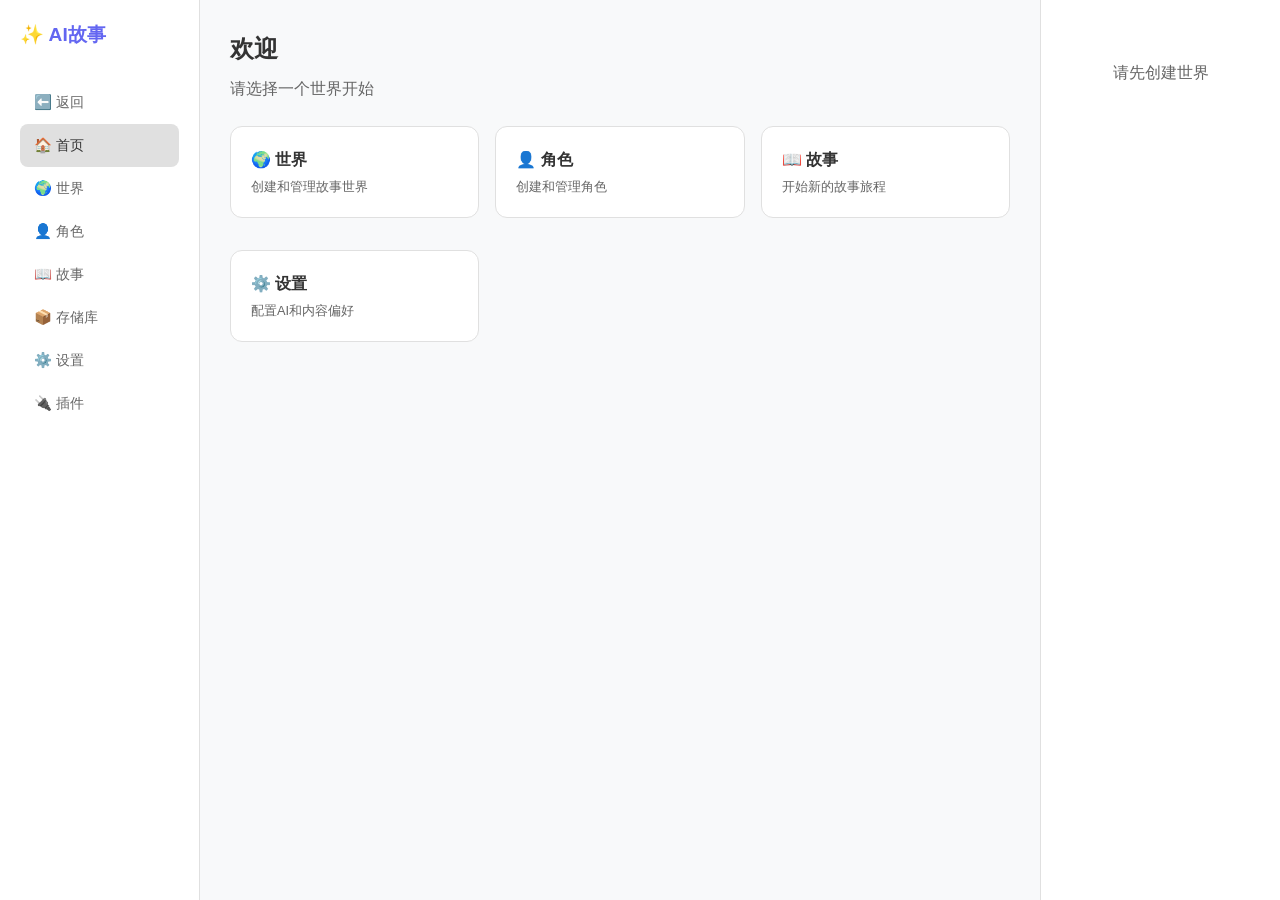
<file: 2.0/index.html>
<!DOCTYPE html>
<html lang="zh-CN">
<head>
    <meta charset="UTF-8">
    <meta name="viewport" content="width=device-width, initial-scale=1.0">
    <title>AI故事 - 2.0</title>
    <link rel="stylesheet" href="css/main.css">
</head>
<body>
    <div class="app">
        <div class="sidebar">
            <h1>✨ AI故事</h1>
            <nav>
                <button class="nav-btn" onclick="window.history.back()">⬅️ 返回</button>
                <button class="nav-btn active" data-page="home">🏠 首页</button>
                <button class="nav-btn" data-page="worlds">🌍 世界</button>
                <button class="nav-btn" data-page="characters">👤 角色</button>
                <button class="nav-btn" data-page="story">📖 故事</button>
                <button class="nav-btn" data-page="storage">📦 存储库</button>
                <button class="nav-btn" data-page="settings">⚙️ 设置</button>
                <button class="nav-btn" data-page="plugins">🔌 插件</button>
            </nav>
        </div>
        
        <div class="main" id="mainContent"></div>
        
        <div class="right">
            <div id="rightPanel"></div>
        </div>
    </div>
    
    <div class="modal" id="modal">
        <div class="modal-content">
            <div class="modal-header">
                <h3 id="modalTitle">标题</h3>
                <button class="modal-close" onclick="closeModal()">×</button>
            </div>
            <div id="modalBody"></div>
        </div>
    </div>

    <div class="mobile-nav" id="mobileNav"></div>

    <script src="js/plugin.js"></script>
    <script src="js/view.js"></script>
    
    <script src="js/plugins/inventory/index.js"></script>
    <script src="js/plugins/task/index.js"></script>
    
    <script src="js/plugins/inventory/view.js"></script>
    <script src="js/plugins/task/view.js"></script>
    
    <script src="js/ai.js"></script>
    <script src="js/data.js"></script>
    <script src="js/settings.js"></script>
    <script src="js/story.js"></script>
    <script src="js/app.js"></script>
    
    <style>
        .plugin-btn {
            display: flex;
            flex-direction: column;
            align-items: center;
            justify-content: center;
            padding: 20px;
            background: var(--card);
            border: 1px solid var(--border);
            border-radius: 12px;
            cursor: pointer;
            transition: all 0.3s ease;
            text-align: center;
        }
        
        .plugin-btn:hover {
            transform: translateY(-2px);
            box-shadow: 0 4px 12px rgba(0, 0, 0, 0.1);
            border-color: var(--accent);
        }
        
        .plugin-icon {
            font-size: 2rem;
            margin-bottom: 12px;
        }
        
        .plugin-name {
            font-weight: 600;
            margin-bottom: 4px;
        }
        
        .plugin-desc {
            font-size: 0.8rem;
            color: var(--text-dim);
        }
        
        .stat-grid {
            display: grid;
            grid-template-columns: repeat(2, 1fr);
            gap: 8px;
        }
        
        .stat-item {
            display: flex;
            align-items: center;
            gap: 8px;
            padding: 8px;
            background: var(--bg);
            border-radius: 6px;
        }
        
        .stat-info {
            flex: 1;
            min-width: 0;
        }
        
        .stat-label {
            font-size: 0.75rem;
            color: var(--text-dim);
            margin-bottom: 4px;
        }
        
        .stat-bar {
            height: 6px;
            background: var(--border);
            border-radius: 3px;
            overflow: hidden;
        }
        
        .stat-bar-fill {
            height: 100%;
            border-radius: 3px;
            transition: width 0.3s ease;
        }
        
        .info-item {
            padding: 8px 0;
            border-bottom: 1px solid var(--border);
        }
        
        .info-item:last-child {
            border-bottom: none;
        }
        
        .info-label {
            display: block;
            font-size: 0.8rem;
            color: var(--text-dim);
            margin-bottom: 4px;
        }
        
        .info-value {
            display: block;
            font-size: 0.9rem;
            color: var(--text);
        }
    </style>
</body>
</html>
</file>
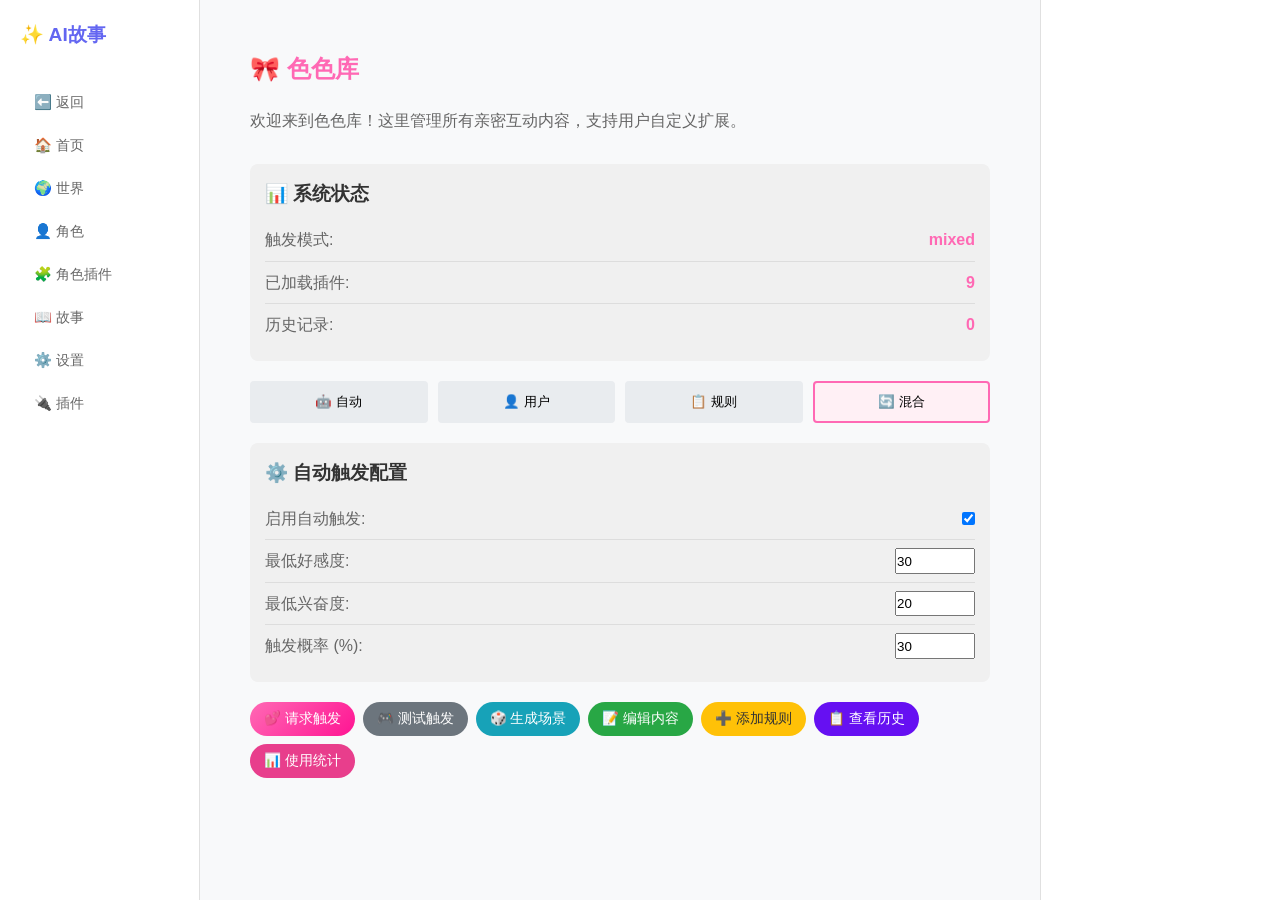
<file: 2.0/js/plugins/adult-library/index.html>
<!DOCTYPE html>
<html lang="zh-CN">
<head>
    <meta charset="UTF-8">
    <meta name="viewport" content="width=device-width, initial-scale=1.0">
    <title>色色库 - AI故事</title>
    <link rel="stylesheet" href="../../../css/main.css">
    <style>
        .adult-library {
            padding: 20px;
        }
        
        .adult-library h2 {
            color: #ff69b4;
            margin-bottom: 20px;
        }
        
        .adult-library p {
            margin-bottom: 30px;
            color: #666;
        }
        
        .plugin-grid {
            display: grid;
            grid-template-columns: repeat(auto-fill, minmax(280px, 1fr));
            gap: 20px;
        }
        
        .plugin-card {
            background: #f9f9f9;
            border: 1px solid #ddd;
            border-radius: 8px;
            padding: 20px;
            text-align: center;
            transition: all 0.3s ease;
        }
        
        .plugin-card:hover {
            transform: translateY(-5px);
            box-shadow: 0 10px 20px rgba(0,0,0,0.1);
        }
        
        .plugin-card h3 {
            margin-bottom: 10px;
            color: #333;
        }
        
        .plugin-card p {
            margin-bottom: 15px;
            font-size: 14px;
            color: #666;
        }
        
        .plugin-card button {
            background: #ff69b4;
            color: white;
            border: none;
            padding: 10px 20px;
            border-radius: 4px;
            cursor: pointer;
            transition: background 0.3s ease;
        }
        
        .plugin-card button:hover {
            background: #ff1493;
        }
        
        .status-panel {
            background: #f0f0f0;
            border-radius: 8px;
            padding: 15px;
            margin-bottom: 20px;
        }
        
        .status-panel h3 {
            margin-bottom: 10px;
            color: #333;
        }
        
        .status-item {
            display: flex;
            justify-content: space-between;
            padding: 8px 0;
            border-bottom: 1px solid #ddd;
        }
        
        .status-item:last-child {
            border-bottom: none;
        }
        
        .status-label {
            color: #666;
        }
        
        .status-value {
            font-weight: bold;
            color: #ff69b4;
        }
        
        .content-list {
            max-height: 200px;
            overflow-y: auto;
            background: #fff;
            border: 1px solid #ddd;
            border-radius: 4px;
            padding: 10px;
            margin-top: 10px;
        }
        
        .content-item {
            padding: 5px 10px;
            margin: 5px 0;
            background: #f5f5f5;
            border-radius: 4px;
            font-size: 12px;
        }
        
        .btn-group {
            display: flex;
            gap: 10px;
            justify-content: center;
            margin-top: 15px;
        }
        
        .btn-group button {
            flex: 1;
            padding: 8px 15px;
            font-size: 12px;
        }
        
        .btn-secondary {
            background: #6c757d !important;
        }
        
        .btn-secondary:hover {
            background: #5a6268 !important;
        }
        
        .trigger-mode {
            display: flex;
            gap: 10px;
            margin: 15px 0;
        }
        
        .trigger-mode button {
            flex: 1;
            padding: 10px;
            background: #e9ecef;
            border: 2px solid transparent;
            border-radius: 4px;
            cursor: pointer;
            transition: all 0.3s;
        }
        
        .trigger-mode button.active {
            border-color: #ff69b4;
            background: #fff0f5;
        }
        
        .trigger-mode button:hover {
            background: #dee2e6;
        }
    </style>
</head>
<body>
    <div class="app">
        <div class="sidebar">
            <h1>✨ AI故事</h1>
            <nav>
                <button class="nav-btn" onclick="window.location.href='../../../index.html?page=plugins'">⬅️ 返回</button>
                <button class="nav-btn" onclick="window.location.href='../../../index.html'">🏠 首页</button>
                <button class="nav-btn" onclick="window.location.href='../../../index.html?page=worlds'">🌍 世界</button>
                <button class="nav-btn" onclick="window.location.href='../../../index.html?page=characters'">👤 角色</button>
                <button class="nav-btn" onclick="window.location.href='../character-editor/index.html'">🧩 角色插件</button>
                <button class="nav-btn" onclick="window.location.href='../../../index.html?page=story'">📖 故事</button>
                <button class="nav-btn" onclick="window.location.href='../../../index.html?page=settings'">⚙️ 设置</button>
                <button class="nav-btn" onclick="window.location.href='../../../index.html?page=plugins'">🔌 插件</button>
            </nav>
        </div>
        
        <div class="main" id="mainContent">
            <div class="adult-library">
                <h2>🎀 色色库</h2>
                <p>欢迎来到色色库！这里管理所有亲密互动内容，支持用户自定义扩展。</p>
                
                <div class="status-panel">
                    <h3>📊 系统状态</h3>
                    <div class="status-item">
                        <span class="status-label">触发模式:</span>
                        <span class="status-value" id="triggerMode">加载中...</span>
                    </div>
                    <div class="status-item">
                        <span class="status-label">已加载插件:</span>
                        <span class="status-value" id="pluginCount">0</span>
                    </div>
                    <div class="status-item">
                        <span class="status-label">历史记录:</span>
                        <span class="status-value" id="historyCount">0</span>
                    </div>
                </div>
                
                <div class="trigger-mode">
                    <button onclick="setTriggerMode('auto')" id="btn-auto">🤖 自动</button>
                    <button onclick="setTriggerMode('user')" id="btn-user">👤 用户</button>
                    <button onclick="setTriggerMode('rule')" id="btn-rule">📋 规则</button>
                    <button onclick="setTriggerMode('mixed')" id="btn-mixed" class="active">🔄 混合</button>
                </div>

                <div class="status-panel" style="margin-top: 20px;">
                    <h3>⚙️ 自动触发配置</h3>
                    <div class="status-item">
                        <span class="status-label">启用自动触发:</span>
                        <label style="display: inline-flex; align-items: center;">
                            <input type="checkbox" id="autoEnabled" onchange="updateAutoConfig()" style="width: auto; margin-left: 10px;">
                        </label>
                    </div>
                    <div class="status-item">
                        <span class="status-label">最低好感度:</span>
                        <input type="number" id="minAffection" value="30" min="0" max="100" onchange="updateAutoConfig()" style="width: 80px; margin-left: 10px;">
                    </div>
                    <div class="status-item">
                        <span class="status-label">最低兴奋度:</span>
                        <input type="number" id="minArousal" value="20" min="0" max="100" onchange="updateAutoConfig()" style="width: 80px; margin-left: 10px;">
                    </div>
                    <div class="status-item">
                        <span class="status-label">触发概率 (%):</span>
                        <input type="number" id="triggerProb" value="30" min="0" max="100" onchange="updateAutoConfig()" style="width: 80px; margin-left: 10px;">
                    </div>
                </div>

                <div style="margin: 20px 0;">
                    <div style="display: flex; flex-wrap: wrap; gap: 8px;">
                        <button onclick="userRequestTrigger()" style="background: linear-gradient(135deg, #ff69b4, #ff1493); color: white; border: none; padding: 8px 14px; border-radius: 20px; cursor: pointer; font-size: 0.85rem;">
                            💕 请求触发
                        </button>
                        <button onclick="testTrigger()" style="background: #6c757d; color: white; border: none; padding: 8px 14px; border-radius: 20px; cursor: pointer; font-size: 0.85rem;">
                            🎮 测试触发
                        </button>
                        <button onclick="generateScene()" style="background: #17a2b8; color: white; border: none; padding: 8px 14px; border-radius: 20px; cursor: pointer; font-size: 0.85rem;">
                            🎲 生成场景
                        </button>
                        <button onclick="editContent()" style="background: #28a745; color: white; border: none; padding: 8px 14px; border-radius: 20px; cursor: pointer; font-size: 0.85rem;">
                            📝 编辑内容
                        </button>
                        <button onclick="addRule()" style="background: #ffc107; color: #333; border: none; padding: 8px 14px; border-radius: 20px; cursor: pointer; font-size: 0.85rem;">
                            ➕ 添加规则
                        </button>
                        <button onclick="viewHistory()" style="background: #6610f2; color: white; border: none; padding: 8px 14px; border-radius: 20px; cursor: pointer; font-size: 0.85rem;">
                            📋 查看历史
                        </button>
                        <button onclick="viewStats()" style="background: #e83e8c; color: white; border: none; padding: 8px 14px; border-radius: 20px; cursor: pointer; font-size: 0.85rem;">
                            📊 使用统计
                        </button>
                    </div>
                </div>
                
                <div id="resultArea" style="margin-top: 20px; display: none;">
                    <div class="status-panel">
                        <h3>📄 结果</h3>
                        <pre id="resultContent" style="white-space: pre-wrap; background: #fff; padding: 10px; border-radius: 4px; max-height: 300px; overflow-y: auto;"></pre>
                    </div>
                </div>
            </div>
        </div>
        
        <div class="right">
            <div id="rightPanel"></div>
        </div>
    </div>

    <div class="mobile-nav" id="mobileNav"></div>

    <script src="../../plugin.js"></script>
    <script src="../../view.js"></script>
    <script src="../../ai.js"></script>
    <script src="../../data.js"></script>
    <script src="../../settings.js"></script>
    <script src="../../story.js"></script>
    <script src="hentai-plugin-hub.js"></script>
    <script src="hentai-user-content.js"></script>
    <script src="hentai-integration.js"></script>
    <script>
        const mobileNavItems = [
            { page: 'plugins', icon: '🔌', label: '插件', url: '../../../index.html?page=plugins' },
            { page: 'home', icon: '🏠', label: '首页', url: '../../../index.html' },
            { page: 'character-editor', icon: '🧩', label: '角色', url: '../character-editor/index.html' },
            { page: 'inventory', icon: '🎒', label: '物品', url: '../inventory/index.html' },
            { page: 'adult-library', icon: '🎀', label: '色色库', url: '' },
            { page: 'settings', icon: '⚙️', label: '设置', url: '../../../index.html?page=settings' }
        ];
        
        function setupMobileNav() {
            const mobileNav = document.getElementById('mobileNav');
            if (!mobileNav) return;
            
            mobileNav.innerHTML = mobileNavItems.map(item => `
                <button class="mobile-nav-btn ${item.url === '' ? 'active' : ''}" data-url="${item.url}">
                    <span class="icon">${item.icon}</span>
                    <span class="label">${item.label}</span>
                </button>
            `).join('');
            
            mobileNav.querySelectorAll('.mobile-nav-btn').forEach(btn => {
                btn.addEventListener('click', () => {
                    const url = btn.dataset.url;
                    if (url) {
                        window.location.href = url;
                    }
                });
            });
        }
        
        let hentaiSystem = null;
        
        async function initHentai() {
            setupMobileNav();
            console.log('Initializing Hentai System...');
            
            try {
                hentaiSystem = HentaiIntegration;
                await hentaiSystem.init();
                updateStatus();
                console.log('Hentai System Ready!');
            } catch (e) {
                console.error('Failed to initialize:', e);
                document.getElementById('triggerMode').textContent = '未初始化';
            }
        }
        
        function updateStatus() {
            if (!hentaiSystem) return;
            
            const status = hentaiSystem.getSystemStatus();
            document.getElementById('triggerMode').textContent = status.triggerMode || '未知';
            document.getElementById('pluginCount').textContent = status.pluginsLoaded || 0;
            document.getElementById('historyCount').textContent = status.historyLength || 0;
            
            if (status.autoTrigger) {
                const autoConfig = status.autoTrigger;
                document.getElementById('autoEnabled').checked = autoConfig.enabled !== false;
                document.getElementById('minAffection').value = autoConfig.minAffection || 30;
                document.getElementById('minArousal').value = autoConfig.minArousal || 20;
                document.getElementById('triggerProb').value = Math.round((autoConfig.probability || 0.3) * 100);
            }
            
            document.querySelectorAll('.trigger-mode button').forEach(btn => {
                btn.classList.remove('active');
            });
            document.getElementById('btn-' + (status.triggerMode || 'mixed')).classList.add('active');
        }

        function updateAutoConfig() {
            const config = {
                enabled: document.getElementById('autoEnabled').checked,
                minAffection: parseInt(document.getElementById('minAffection').value) || 30,
                minArousal: parseInt(document.getElementById('minArousal').value) || 20,
                probability: parseInt(document.getElementById('triggerProb').value) / 100 || 0.3
            };
            
            if (window.HentaiPluginHub && window.HentaiPluginHub.config) {
                window.HentaiPluginHub.config.autoTrigger = config;
                window.HentaiPluginHub.saveConfig();
                showResult('✅ 自动触发配置已更新!\n\n' + 
                    '启用: ' + (config.enabled ? '是' : '否') + '\n' +
                    '最低好感度: ' + config.minAffection + '\n' +
                    '最低兴奋度: ' + config.minArousal + '\n' +
                    '触发概率: ' + (config.probability * 100) + '%');
            } else {
                showResult('❌ 保存失败: 插件未初始化');
            }
        }

        async function userRequestTrigger() {
            if (!hentaiSystem) return;
            
            const context = {
                affection: parseInt(document.getElementById('minAffection').value) || 30,
                arousal: parseInt(document.getElementById('minArousal').value) || 20,
                location: 'bedroom',
                time: new Date().getHours(),
                userRequested: true
            };
            
            const result = await hentaiSystem.trigger(context);
            
            if (result.triggered) {
                showResult(`💕 触发成功!\n\n触发类型: ${result.type}\n\n场景元素:\n${JSON.stringify(result.scene, null, 2)}\n\n生成提示:\n${result.prompt}`);
            } else {
                showResult('😢 触发失败\n\n当前条件不足，请尝试:\n- 提高亲密度/欲望值\n- 切换到其他触发模式\n- 调整自动触发配置');
            }
        }
        
        function setTriggerMode(mode) {
            if (!hentaiSystem) return;
            hentaiSystem.setTriggerMode(mode);
            updateStatus();
            showResult('触发模式已设置为: ' + mode);
        }
        
        async function testTrigger() {
            if (!hentaiSystem) return;
            
            const context = {
                affection: 50,
                arousal: 40,
                location: 'bedroom',
                time: 'night'
            };
            
            const result = await hentaiSystem.trigger(context);
            
            if (result.triggered) {
                showResult(`触发类型: ${result.type}\n\n场景元素:\n${JSON.stringify(result.scene, null, 2)}\n\n生成提示:\n${result.prompt}`);
            } else {
                showResult('当前条件下未触发亲密互动\n\n可能原因:\n- 亲密度/欲望值不足\n- 概率随机未命中\n- 触发模式设置问题');
            }
        }
        
        async function generateScene() {
            if (!hentaiSystem) return;
            
            const context = {
                affection: 60,
                arousal: 50
            };
            
            const result = await hentaiSystem.generateScene(context);
            showResult(`场景元素:\n${JSON.stringify(result.scene, null, 2)}\n\n生成提示:\n${result.prompt}`);
        }
        
        function editContent() {
            showResult(`📝 用户内容编辑

内容文件位置: js/plugins/adult-library/user-content/

文件说明:
- poses.txt     - 姿势
- actions.txt   - 动作
- body.txt      - 身体部位
- dialogue.txt  - 对话
- locations.txt - 地点
- roles.txt     - 角色
- style.txt     - 风格
- toys.txt      - 道具

格式: 名称|描述|标签

重启后自动加载`);
        }
        
        function addRule() {
            const rule = {
                name: '示例规则',
                conditions: {
                    location: ['bedroom'],
                    minAffection: 30
                },
                actions: {
                    poses: 'random',
                    dialogue: 'random'
                }
            };
            
            if (hentaiSystem) {
                hentaiSystem.addRule(rule);
                showResult('✅ 规则添加成功!\n\n' + JSON.stringify(rule, null, 2));
            }
        }
        
        function viewHistory() {
            if (!hentaiSystem) return;
            
            const history = hentaiSystem.getHistory();
            if (history.length === 0) {
                showResult('暂无历史记录');
                return;
            }
            
            const formatted = history.slice(-10).map((item, i) => {
                return `${i + 1}. ${new Date(item.timestamp).toLocaleString()}\n   元素: ${JSON.stringify(item.elements)}`;
            }).join('\n\n');
            
            showResult('📋 最近历史记录:\n\n' + formatted);
        }
        
        function viewStats() {
            if (!hentaiSystem) return;
            
            const stats = hentaiSystem.getStats();
            const formatted = Object.entries(stats).map(([name, data]) => {
                return `${name}:\n  使用次数: ${data.useCount || 0}\n  最后使用: ${data.lastUsed ? new Date(data.lastUsed).toLocaleString() : '从未'}`;
            }).join('\n\n');
            
            showResult('📊 插件使用统计:\n\n' + formatted);
        }
        
        function showResult(text) {
            document.getElementById('resultArea').style.display = 'block';
            document.getElementById('resultContent').textContent = text;
        }
        
        window.addEventListener('DOMContentLoaded', initHentai);
    </script>
</body>
</html>
</file>
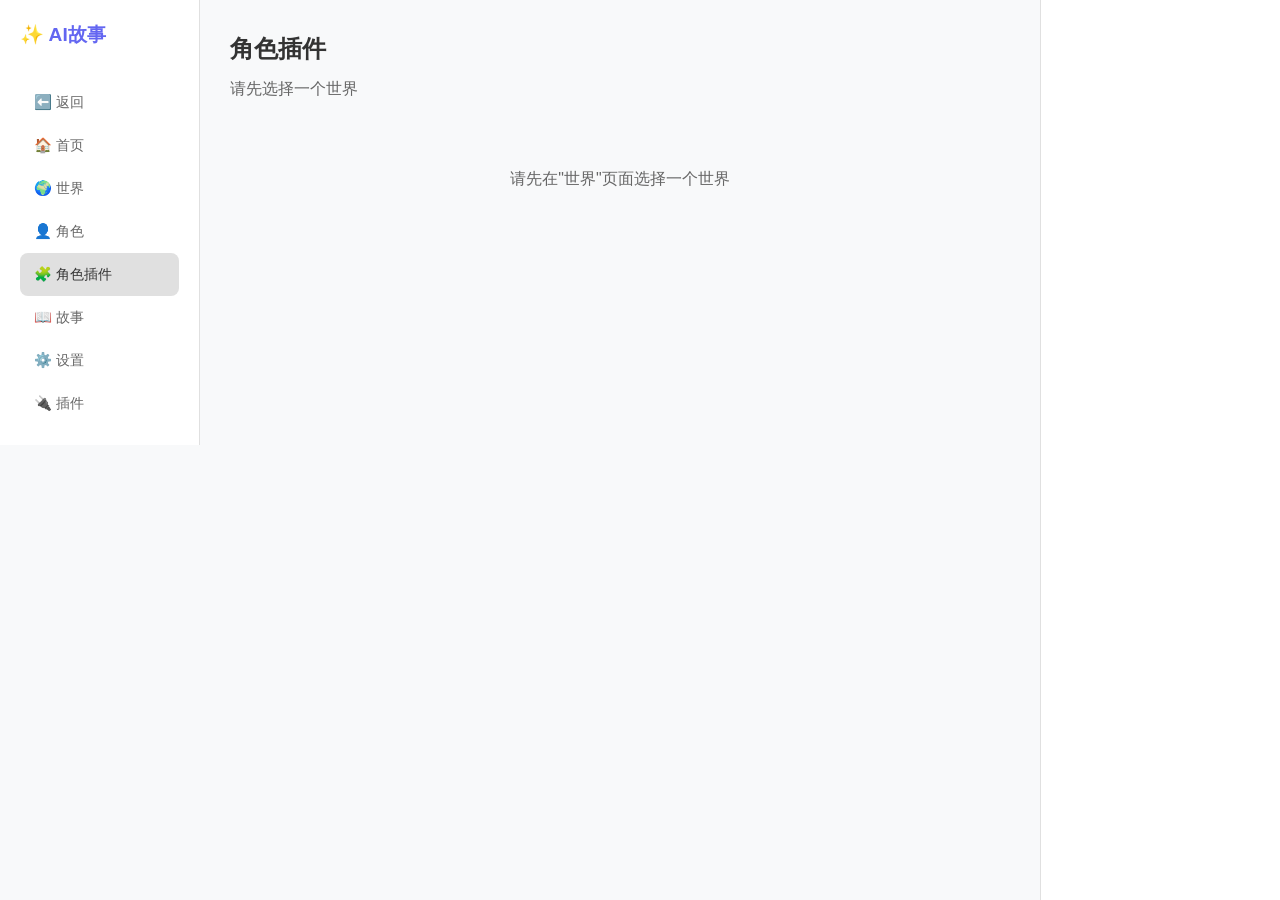
<file: 2.0/js/plugins/character-editor/index.html>
<!DOCTYPE html>
<html lang="zh-CN">
<head>
    <meta charset="UTF-8">
    <meta name="viewport" content="width=device-width, initial-scale=1.0">
    <title>角色插件 - AI故事</title>
    <link rel="stylesheet" href="../../../css/main.css">
    <link rel="stylesheet" href="style.css">
</head>
<body>
    <div class="app">
        <div id="navContainer"></div>
        
        <div class="main" id="mainContent"></div>
        
        <div class="right">
            <div id="rightPanel"></div>
        </div>
    </div>
    
    <div class="modal" id="modal">
        <div class="modal-content">
            <div class="modal-header">
                <h3 id="modalTitle">标题</h3>
                <button class="modal-close" onclick="closeModal()">×</button>
            </div>
            <div id="modalBody"></div>
        </div>
    </div>
    
    <div class="modal" id="presetModal">
        <div class="modal-content">
            <div class="modal-header">
                <h3 id="presetModalTitle">选择预设</h3>
                <button class="modal-close" onclick="document.getElementById('presetModal').classList.remove('active')">×</button>
            </div>
            <div id="presetModalBody"></div>
        </div>
    </div>

    <div class="mobile-nav" id="mobileNav"></div>

    <script src="../../plugin.js"></script>
    <script src="../../view.js"></script>
    <script src="../common/nav.js"></script>
    <script src="../common/feedback.js"></script>
    
    <script src="index.js"></script>
    
    <script src="../../ai.js"></script>
    <script src="../../data.js"></script>
    <script src="../../settings.js"></script>
    <script src="../../story.js"></script>
    <script>
        const CharacterPresets = {
            role: null,
            personality: null,
            hobby: null,
            favorite: null,
            dislike: null,
            appearance: null,
            sensitive: null,
            fetish: null,
            limits: null,
            gender: null,
            age: null,
            race: null,
            occupation: null,
            height: null,
            background: null,
            
            async load() {
                const basePath = 'user-content/';
                this.role = await this.loadFile(basePath + 'role.txt');
                this.personality = await this.loadFile(basePath + 'personality.txt');
                this.hobby = await this.loadFile(basePath + 'hobby.txt');
                this.favorite = await this.loadFile(basePath + 'favorite.txt');
                this.dislike = await this.loadFile(basePath + 'dislike.txt');
                this.appearance = await this.loadFile(basePath + 'appearance.txt');
                this.sensitive = await this.loadFile(basePath + 'sensitive.txt');
                this.fetish = await this.loadFile(basePath + 'fetish.txt');
                this.limits = await this.loadFile(basePath + 'limits.txt');
                this.gender = await this.loadFile(basePath + 'gender.txt');
                this.age = await this.loadFile(basePath + 'age.txt');
                this.race = await this.loadFile(basePath + 'race.txt');
                this.occupation = await this.loadFile(basePath + 'occupation.txt');
                this.height = await this.loadFile(basePath + 'height.txt');
                this.background = await this.loadFile(basePath + 'background.txt');
            },
            
            async loadFile(path) {
                try {
                    const response = await fetch(path);
                    const text = await response.text();
                    return this.parse(text);
                } catch (e) {
                    console.warn('Failed to load preset:', path, e);
                    return {};
                }
            },
            
            parse(text) {
                const result = {};
                let currentCategory = '默认';
                const lines = text.split('\n');
                
                for (let line of lines) {
                    line = line.trim();
                    if (!line || line.startsWith('#')) continue;
                    
                    if (line.startsWith('[') && line.endsWith(']')) {
                        currentCategory = line.slice(1, -1);
                        if (!result[currentCategory]) result[currentCategory] = [];
                    } else if (line.includes('|')) {
                        const [name, desc] = line.split('|');
                        if (!result[currentCategory]) result[currentCategory] = [];
                        result[currentCategory].push({ name: name.trim(), desc: desc?.trim() || '' });
                    }
                }
                return result;
            },
            
            generateSelectHtml(presetData, fieldId, label) {
                if (!presetData || Object.keys(presetData).length === 0) {
                    return '';
                }
                
                let html = `<div class="form-group"><label>${label}（可选）</label><div style="display:flex;gap:8px;flex-wrap:wrap;margin-top:8px;">`;
                html += `<button type="button" class="btn btn-secondary" onclick="CharacterPresets.showPresetPicker('${fieldId}')" style="font-size:0.8rem;padding:4px 8px;">📋 选择预设</button>`;
                html += `<input type="text" id="${fieldId}" placeholder="自定义${label}"></div></div>`;
                return html;
            },
            
            showPresetPicker(fieldId, isMulti = false) {
                let presetData;
                switch(fieldId) {
                    case 'charRole': presetData = this.role; break;
                    case 'charPersonality': presetData = this.personality; break;
                    case 'charHobby': presetData = this.hobby; break;
                    case 'charFavorite': presetData = this.favorite; break;
                    case 'charDislike': presetData = this.dislike; break;
                    case 'charAppearance': presetData = this.appearance; break;
                    case 'charSensitive': presetData = this.sensitive; break;
                    case 'charFetish': presetData = this.fetish; break;
                    case 'charLimits': presetData = this.limits; break;
                    case 'charGender': presetData = this.gender; break;
                    case 'charAge': presetData = this.age; break;
                    case 'charRace': presetData = this.race; break;
                    case 'charOccupation': presetData = this.occupation; break;
                    case 'charHeight': presetData = this.height; break;
                    case 'charBackstory': presetData = this.background; break;
                    default: return;
                }
                
                const field = document.getElementById(fieldId);
                let currentValues = [];
                
                if (field) {
                    if (field.tagName === 'INPUT') {
                        isMulti = true;
                        if (field.value) {
                            currentValues = field.value.split('、').filter(v => v.trim());
                        }
                    } else if (isMulti && field.tagName === 'DIV') {
                        field.querySelectorAll('.selected-tag').forEach(tag => {
                            currentValues.push(tag.dataset.value);
                        });
                    } else if (field.value) {
                        currentValues.push(field.value);
                    }
                }
                
                let html = '<div style="max-height:400px;overflow-y:auto;">';
                for (const [category, items] of Object.entries(presetData)) {
                    html += `<h4 style="margin:12px 0 8px;font-size:0.9rem;color:var(--accent);">${category}</h4>`;
                    html += '<div style="display:flex;flex-wrap:wrap;gap:6px;">';
                    for (const item of items) {
                        const isSelected = currentValues.includes(item.name);
                        html += `<button type="button" class="btn btn-secondary ${isSelected ? 'active' : ''}" onclick="CharacterPresets.togglePreset('${fieldId}', '${item.name}', '${item.desc}', ${isMulti})" style="font-size:0.75rem;padding:4px 8px;margin-bottom:4px;${isSelected ? 'background:var(--accent);color:var(--bg);' : ''}">${item.name}${isSelected ? ' ✓' : ''}</button>`;
                    }
                    html += '</div>';
                }
                html += '</div>';
                
                if (isMulti) {
                    html += '<div style="margin-top:12px;padding-top:12px;border-top:1px solid var(--border);"><label>已选择：</label><div id="selectedPresets" style="display:flex;flex-wrap:wrap;gap:4px;margin:8px 0;"></div></div>';
                    html += '<div style="margin-top:8px;"><label>添加自定义：</label><input type="text" id="customPreset" placeholder="输入自定义内容"></div>';
                    html += '<button class="btn" style="margin-top:8px;" onclick="CharacterPresets.applyCustomMulti(\'' + fieldId + '\')">添加自定义</button>';
                    html += '<button class="btn btn-primary" style="margin-top:8px;margin-left:8px;" onclick="document.getElementById(\'presetModal\').classList.remove(\'active\')">完成选择</button>';
                } else {
                    html += '<div style="margin-top:12px;padding-top:12px;border-top:1px solid var(--border);"><label>自定义输入：</label><input type="text" id="customPreset" placeholder="输入自定义内容"></div>';
                    html += '<button class="btn" style="margin-top:8px;" onclick="CharacterPresets.applyCustom(\'' + fieldId + '\')">应用自定义</button>';
                }
                
                document.getElementById('presetModalBody').innerHTML = html;
                document.getElementById('presetModalTitle').textContent = isMulti ? '选择预设（多选）' : '选择预设';
                document.getElementById('presetModal').classList.add('active');
                
                if (isMulti) {
                    this.updateSelectedDisplay(fieldId);
                }
            },
            
            togglePreset(fieldId, name, desc, isMulti) {
                const field = document.getElementById(fieldId);
                if (!field) return;
                
                if (isMulti || field.tagName === 'INPUT') {
                    const currentValue = field.value || '';
                    const values = currentValue ? currentValue.split('、').filter(v => v.trim()) : [];
                    
                    if (!values.includes(name)) {
                        values.push(name);
                        field.value = values.join('、');
                    } else {
                        const idx = values.indexOf(name);
                        values.splice(idx, 1);
                        field.value = values.join('、');
                    }
                    
                    document.getElementById('presetModal').classList.remove('active');
                } else {
                    if (field) {
                        field.value = name;
                    }
                    document.getElementById('presetModal').classList.remove('active');
                }
            },
            
            updateSelectedDisplay(fieldId) {
                const field = document.getElementById(fieldId);
                const display = document.getElementById('selectedPresets');
                if (!field || !display) return;
                
                const selected = [];
                field.querySelectorAll('.selected-tag').forEach(tag => {
                    selected.push(tag.dataset.value);
                });
                display.innerHTML = selected.map(s => `<span style="padding:4px 8px;background:var(--accent);color:var(--bg);border-radius:4px;font-size:0.75rem;">${s}</span>`).join('');
            },
            
            refreshPickerButtons(fieldId) {
                const field = document.getElementById(fieldId);
                if (!field) return;
                
                const selected = [];
                field.querySelectorAll('.selected-tag').forEach(tag => {
                    selected.push(tag.dataset.value);
                });
                
                document.querySelectorAll('#presetModalBody .btn-secondary').forEach(btn => {
                    const name = btn.textContent.replace(' ✓', '').replace(' ×', '');
                    const isSelected = selected.includes(name);
                    if (isSelected) {
                        btn.classList.add('active');
                        btn.style.background = 'var(--accent)';
                        btn.style.color = 'var(--bg)';
                        btn.innerHTML = name + ' ✓';
                    } else {
                        btn.classList.remove('active');
                        btn.style.background = '';
                        btn.style.color = '';
                        btn.innerHTML = name;
                    }
                });
            },
            
            selectPreset(fieldId, name, desc) {
                const field = document.getElementById(fieldId);
                if (field) {
                    field.value = name;
                }
                document.getElementById('presetModal').classList.remove('active');
            },
            
            applyCustom(fieldId) {
                const value = document.getElementById('customPreset')?.value;
                if (value) {
                    const field = document.getElementById(fieldId);
                    if (field) {
                        field.value = value;
                    }
                }
                document.getElementById('presetModal').classList.remove('active');
            },
            
            applyCustomMulti(fieldId) {
                const value = document.getElementById('customPreset')?.value;
                if (value) {
                    const field = document.getElementById(fieldId);
                    if (field && field.tagName === 'INPUT') {
                        const currentValue = field.value || '';
                        const values = currentValue ? currentValue.split('、').filter(v => v.trim()) : [];
                        if (!values.includes(value)) {
                            values.push(value);
                            field.value = values.join('、');
                        }
                        document.getElementById('customPreset').value = '';
                    } else if (field) {
                        const tag = document.createElement('span');
                        tag.className = 'selected-tag';
                        tag.dataset.value = value;
                        tag.style.cssText = 'display:inline-block;padding:4px 8px;background:var(--accent);color:var(--bg);border-radius:4px;font-size:0.75rem;margin:2px;';
                        tag.textContent = value + ' ×';
                        tag.onclick = function() { this.remove(); };
                        field.appendChild(tag);
                        document.getElementById('customPreset').value = '';
                    }
                }
                this.updateSelectedDisplay(fieldId);
            },
            
            getMultiSelectValues(fieldId) {
                const field = document.getElementById(fieldId);
                if (!field) return [];
                const values = [];
                field.querySelectorAll('.selected-tag').forEach(tag => {
                    values.push(tag.dataset.value);
                });
                return values;
            }
        };
        
        CharacterPresets.load();
        
        (function() {
            const mobileNavItems = [
                { page: 'plugins', icon: '🔌', label: '插件', url: '../../../index.html?page=plugins' },
                { page: 'home', icon: '🏠', label: '首页', url: '../../../index.html' },
                { page: 'character-editor', icon: '🧩', label: '角色', url: '' },
                { page: 'inventory', icon: '🎒', label: '物品', url: '../inventory/index.html' },
                { page: 'settings', icon: '⚙️', label: '设置', url: '../../../index.html?page=settings' }
            ];
            
            function init() {
                setupMobileNav();
                document.getElementById('navContainer').innerHTML = NavSystem.generateNav('character-editor', true);
                renderCharacterEditorPage();
            }

            function setupMobileNav() {
                const mobileNav = document.getElementById('mobileNav');
                if (!mobileNav) return;
                
                mobileNav.innerHTML = mobileNavItems.map(item => `
                    <button class="mobile-nav-btn ${item.url === '' ? 'active' : ''}" data-url="${item.url}">
                        <span class="icon">${item.icon}</span>
                        <span class="label">${item.label}</span>
                    </button>
                `).join('');
                
                mobileNav.querySelectorAll('.mobile-nav-btn').forEach(btn => {
                    btn.addEventListener('click', () => {
                        const url = btn.dataset.url;
                        if (url) {
                            window.location.href = url;
                        }
                    });
                });
            }

            function renderCharacterEditorPage() {
                const world = Data.getCurrentWorld();
                const main = document.getElementById('mainContent');
                const right = document.getElementById('rightPanel');
                
                if (!world) {
                    main.innerHTML = `<h2>角色插件</h2><p class="desc">请先选择一个世界</p><div class="empty">请先在"世界"页面选择一个世界</div>`;
                    return;
                }
                
                const chars = Data.getCharacters(world.id);
                
                main.innerHTML = `
                    <h2>角色插件</h2>
                    <p class="desc">当前世界：${world.name}</p>
                    
                    <div style="display: flex; gap: 12px; margin-bottom: 20px;">
                        <button class="btn" onclick="showCreateCharacter()">+ 创建角色</button>
                        <button class="btn" onclick="showImportCharacter()">📤 导入角色</button>
                        <button class="btn" onclick="showExportCharacter()">📥 导出角色</button>
                    </div>
                    
                    <div style="display: grid; grid-template-columns: repeat(auto-fill, minmax(280px, 1fr)); gap: 16px;">
                        ${chars.map(c => `
                            <div class="card">
                                <div class="title">${c.name}</div>
                                <div class="meta">${c.role} · ${c.gender} · ${c.age}岁</div>
                                ${c.appearance ? `<p style="font-size: 0.85rem; color: var(--text-dim); margin-top: 8px;">${c.appearance.substring(0, 60)}...</p>` : ''}
                                <div style="margin-top: 12px; display: flex; gap: 8px; flex-wrap: wrap;">
                                    <button class="btn btn-secondary" onclick="editCharacter('${c.id}')" style="padding: 6px 12px; font-size: 0.8rem;">详细编辑</button>
                                    <button class="btn btn-secondary" onclick="deleteCharacter('${c.id}')" style="padding: 6px 12px; font-size: 0.8rem;">删除</button>
                                </div>
                            </div>
                        `).join('')}
                        ${chars.length === 0 ? '<div class="empty">暂无角色，点击上方创建</div>' : ''}
                    </div>
                `;
                
                right.innerHTML = `
                    <h4 style="font-size: 0.8rem; color: var(--text-dim); margin-bottom: 16px;">当前世界</h4>
                    <div class="card" style="cursor: default;">
                        <div class="title">${world.name}</div>
                        <div class="meta">${world.type} · ${chars.length}个角色</div>
                    </div>
                    ${chars.slice(0, 3).map(c => `
                        <div class="char-mini">
                            <div class="avatar">${c.name[0]}</div>
                            <div class="info">
                                <div class="name">${c.name}</div>
                                <div class="role">${c.role}</div>
                            </div>
                        </div>
                    `).join('')}
                    ${chars.length > 3 ? `<p style="font-size: 0.8rem; color: var(--text-dim);">+${chars.length - 3}个角色</p>` : ''}
                `;
            }

            window.showCreateCharacter = function() {
                document.getElementById('modalTitle').textContent = '创建角色';
                document.getElementById('modalBody').innerHTML = `
                    <div class="char-tabs" id="createCharTabs">
                        <button class="tab-btn active" data-tab="basic">📋 基础</button>
                        <button class="tab-btn" data-tab="personality">🎭 性格</button>
                        <button class="tab-btn" data-tab="background">📖 背景</button>
                        <button class="tab-btn" data-tab="adult">🔞 色色</button>
                    </div>
                    <div id="createCharContent">
                        <p style="font-size:0.8rem;color:var(--text-dim);margin-bottom:12px;">💡 点击字段旁的"📋"可选择预设</p>
                        <div class="form-group">
                            <label>角色名 *</label>
                            <input type="text" id="charName" placeholder="例如：小美">
                        </div>
                        <div class="form-grid">
                            <div class="form-group">
                                <label>性别</label>
                                <div style="display:flex;gap:4px;">
                                    <select id="charGender">
                                        <option value="女">女</option>
                                        <option value="男">男</option>
                                        <option value="扶她">扶她</option>
                                    </select>
                                    <button type="button" class="btn btn-secondary" onclick="CharacterPresets.showPresetPicker('charGender')" title="选择预设" style="padding:4px 8px;">📋</button>
                                </div>
                            </div>
                            <div class="form-group">
                                <label>角色定位</label>
                                <div style="display:flex;gap:4px;">
                                    <select id="charRole"><option value="主角">主角</option><option value="女主">女主</option><option value="配角">配角</option></select>
                                    <button type="button" class="btn btn-secondary" onclick="CharacterPresets.showPresetPicker('charRole')" title="选择预设" style="padding:4px 8px;">📋</button>
                                </div>
                            </div>
                            <div class="form-group">
                                <label>年龄</label>
                                <div style="display:flex;gap:4px;">
                                    <input type="number" id="charAge" value="18">
                                    <button type="button" class="btn btn-secondary" onclick="CharacterPresets.showPresetPicker('charAge')" title="选择预设" style="padding:4px 8px;">📋</button>
                                </div>
                            </div>
                            <div class="form-group">
                                <label>种族</label>
                                <div style="display:flex;gap:4px;">
                                    <input type="text" id="charRace" placeholder="例如：人类">
                                    <button type="button" class="btn btn-secondary" onclick="CharacterPresets.showPresetPicker('charRace')" title="选择预设" style="padding:4px 8px;">📋</button>
                                </div>
                            </div>
                            <div class="form-group">
                                <label>职业</label>
                                <div style="display:flex;gap:4px;">
                                    <input type="text" id="charOccupation" placeholder="例如：学生">
                                    <button type="button" class="btn btn-secondary" onclick="CharacterPresets.showPresetPicker('charOccupation')" title="选择预设" style="padding:4px 8px;">📋</button>
                                </div>
                            </div>
                            <div class="form-group">
                                <label>身高</label>
                                <div style="display:flex;gap:4px;">
                                    <input type="text" id="charHeight" placeholder="例如：165cm">
                                    <button type="button" class="btn btn-secondary" onclick="CharacterPresets.showPresetPicker('charHeight')" title="选择预设" style="padding:4px 8px;">📋</button>
                                </div>
                            </div>
                        </div>
                        <div class="form-group">
                            <label>外貌描述</label>
                            <div id="charAppearance" style="display:flex;flex-wrap:wrap;gap:4px;min-height:60px;padding:8px;border:1px solid var(--border);border-radius:4px;"></div>
                            <button type="button" class="btn btn-secondary" onclick="CharacterPresets.showPresetPicker('charAppearance', true)" title="选择预设" style="margin-top:4px;">📋 选择预设</button>（多选）
                        </div>
                    </div>
                    <div style="margin-top:20px;display:flex;gap:10px;">
                        <button class="btn" onclick="createCharacter()">创建角色</button>
                        <button class="btn btn-secondary" onclick="closeModal()">取消</button>
                    </div>
                `;
                setupCreateCharTabs();
                document.getElementById('modal').classList.add('active');
            };
            
            function setupCreateCharTabs() {
                document.querySelectorAll('#createCharTabs .tab-btn').forEach(btn => {
                    btn.addEventListener('click', function() {
                        const currentTab = document.querySelector('#createCharTabs .tab-btn.active').dataset.tab;
                        saveCurrentTabData(currentTab);
                        
                        document.querySelectorAll('#createCharTabs .tab-btn').forEach(b => b.classList.remove('active'));
                        this.classList.add('active');
                        const tab = this.dataset.tab;
                        const content = document.getElementById('createCharContent');
                        let html = '<p style="font-size:0.8rem;color:var(--text-dim);margin-bottom:12px;">💡 点击字段旁的"📋"可选择预设</p>';
                        if (tab === 'basic') {
                            html += '<div class="form-group"><label>角色名 *</label><input type="text" id="charName" placeholder="例如：小美"></div>';
                            html += '<div class="form-grid">';
                            html += '<div class="form-group"><label>性别</label><div style="display:flex;gap:4px;"><select id="charGender"><option value="女">女</option><option value="男">男</option><option value="扶她">扶她</option></select><button type="button" class="btn btn-secondary" onclick="CharacterPresets.showPresetPicker(\'charGender\')" title="选择预设" style="padding:4px 8px;">📋</button></div></div>';
                            html += '<div class="form-group"><label>角色定位</label><div style="display:flex;gap:4px;"><select id="charRole"><option value="主角">主角</option><option value="女主">女主</option><option value="配角">配角</option></select><button type="button" class="btn btn-secondary" onclick="CharacterPresets.showPresetPicker(\'charRole\')" title="选择预设" style="padding:4px 8px;">📋</button></div></div>';
                            html += '<div class="form-group"><label>年龄</label><div style="display:flex;gap:4px;"><input type="number" id="charAge" value="18"><button type="button" class="btn btn-secondary" onclick="CharacterPresets.showPresetPicker(\'charAge\')" title="选择预设" style="padding:4px 8px;">📋</button></div></div>';
                            html += '<div class="form-group"><label>种族</label><div style="display:flex;gap:4px;"><input type="text" id="charRace" placeholder="例如：人类"><button type="button" class="btn btn-secondary" onclick="CharacterPresets.showPresetPicker(\'charRace\')" title="选择预设" style="padding:4px 8px;">📋</button></div></div>';
                            html += '<div class="form-group"><label>职业</label><div style="display:flex;gap:4px;"><input type="text" id="charOccupation" placeholder="例如：学生"><button type="button" class="btn btn-secondary" onclick="CharacterPresets.showPresetPicker(\'charOccupation\')" title="选择预设" style="padding:4px 8px;">📋</button></div></div>';
                            html += '<div class="form-group"><label>身高</label><div style="display:flex;gap:4px;"><input type="text" id="charHeight" placeholder="例如：165cm"><button type="button" class="btn btn-secondary" onclick="CharacterPresets.showPresetPicker(\'charHeight\')" title="选择预设" style="padding:4px 8px;">📋</button></div></div>';
                            html += '</div>';
                            html += '<div class="form-group"><label>外貌描述</label><div style="display:flex;gap:4px;"><input type="text" id="charAppearance" placeholder="例如：黑发、大眼睛" style="flex:1;"><button type="button" class="btn btn-secondary" onclick="CharacterPresets.showPresetPicker(\'charAppearance\')" title="选择预设" style="padding:4px 8px;">📋</button></div></div>';
                        } else if (tab === 'personality') {
                            html += '<div class="form-group"><label>性格类型</label><div style="display:flex;gap:4px;"><input type="text" id="charPersonality" placeholder="例如：活泼、内向"><button type="button" class="btn btn-secondary" onclick="CharacterPresets.showPresetPicker(\'charPersonality\')" title="选择预设" style="padding:4px 8px;">📋</button></div></div>';
                            html += '<div class="form-group"><label>兴趣爱好</label><div style="display:flex;gap:4px;"><input type="text" id="charHobby" placeholder="例如：看书、跑步"><button type="button" class="btn btn-secondary" onclick="CharacterPresets.showPresetPicker(\'charHobby\')" title="选择预设" style="padding:4px 8px;">📋</button></div></div>';
                            html += '<div class="form-group"><label>喜欢的事物</label><div style="display:flex;gap:4px;"><input type="text" id="charFavorite" placeholder="例如：甜点、音乐"><button type="button" class="btn btn-secondary" onclick="CharacterPresets.showPresetPicker(\'charFavorite\')" title="选择预设" style="padding:4px 8px;">📋</button></div></div>';
                            html += '<div class="form-group"><label>讨厌的事物</label><div style="display:flex;gap:4px;"><input type="text" id="charDislike" placeholder="例如：昆虫、孤单"><button type="button" class="btn btn-secondary" onclick="CharacterPresets.showPresetPicker(\'charDislike\')" title="选择预设" style="padding:4px 8px;">📋</button></div></div>';
                        } else if (tab === 'background') {
                            html += '<div class="form-group"><label>出身背景</label><div style="display:flex;gap:4px;"><input type="text" id="charBackstory" placeholder="例如：富二代、孤儿"><button type="button" class="btn btn-secondary" onclick="CharacterPresets.showPresetPicker(\'charBackstory\')" title="选择预设" style="padding:4px 8px;">📋</button></div></div>';
                            html += '<div class="form-group"><label>口头禅</label><input type="text" id="charCatchphrase" placeholder="例如：人家知道了~"></div>';
                            html += '<div class="form-group"><label>关系</label><textarea id="charRelationship" rows="3" placeholder="例如：主角的青梅竹马、魔王的女儿"></textarea></div>';
                        } else if (tab === 'adult') {
                            html += '<div class="form-group"><label>性取向</label><select id="charSexuality"><option value="异性恋">异性恋</option><option value="同性恋">同性恋</option><option value="双性恋">双性恋</option></select></div>';
                            html += '<div class="form-group"><label>敏感部位</label><div style="display:flex;gap:4px;"><input type="text" id="charSensitive" placeholder="例如：耳朵、颈部"><button type="button" class="btn btn-secondary" onclick="CharacterPresets.showPresetPicker(\'charSensitive\')" title="选择预设" style="padding:4px 8px;">📋</button></div></div>';
                            html += '<div class="form-group"><label>性癖好</label><div style="display:flex;gap:4px;"><input type="text" id="charFetish" placeholder="例如：制服、玩具"><button type="button" class="btn btn-secondary" onclick="CharacterPresets.showPresetPicker(\'charFetish\')" title="选择预设" style="padding:4px 8px;">📋</button></div></div>';
                            html += '<div class="form-group"><label>底线/雷区</label><div style="display:flex;gap:4px;"><input type="text" id="charLimits" placeholder="例如：不愿意、底线"><button type="button" class="btn btn-secondary" onclick="CharacterPresets.showPresetPicker(\'charLimits\')" title="选择预设" style="padding:4px 8px;">📋</button></div></div>';
                            html += '<div class="form-group"><label>性幻想</label><textarea id="charFantasies" rows="2" placeholder="描述角色的性幻想..."></textarea></div>';
                        }
                        content.innerHTML = html;
                        restoreTabData(tab);
                    });
                });
            }
            
            const characterFormData = {};
            
            function saveCurrentTabData(tab) {
                if (characterFormData[tab]) return;
                characterFormData[tab] = {};
                if (tab === 'basic') {
                    const ids = ['charName', 'charGender', 'charRole', 'charAge', 'charRace', 'charOccupation', 'charHeight'];
                    ids.forEach(id => {
                        const el = document.getElementById(id);
                        if (el) characterFormData[tab][id] = el.value;
                    });
                    const el = document.getElementById('charAppearance');
                    if (el) characterFormData[tab].charAppearance = el.value;
                } else if (tab === 'personality') {
                    const personalityEl = document.getElementById('charPersonality');
                    if (personalityEl) characterFormData[tab].charPersonality = personalityEl.value;
                    const hobbyEl = document.getElementById('charHobby');
                    if (hobbyEl) characterFormData[tab].charHobby = hobbyEl.value;
                    const favoriteEl = document.getElementById('charFavorite');
                    if (favoriteEl) characterFormData[tab].charFavorite = favoriteEl.value;
                    const dislikeEl = document.getElementById('charDislike');
                    if (dislikeEl) characterFormData[tab].charDislike = dislikeEl.value;
                } else if (tab === 'background') {
                    const backstoryEl = document.getElementById('charBackstory');
                    if (backstoryEl) characterFormData[tab].charBackstory = backstoryEl.value;
                    const el = document.getElementById('charCatchphrase');
                    if (el) characterFormData[tab].charCatchphrase = el.value;
                    const relEl = document.getElementById('charRelationship');
                    if (relEl) characterFormData[tab].charRelationship = relEl.value;
                } else if (tab === 'adult') {
                    const el = document.getElementById('charSexuality');
                    if (el) {
                        characterFormData[tab].charSexuality = el.value;
                    }
                    const sensitiveEl = document.getElementById('charSensitive');
                    if (sensitiveEl) characterFormData[tab].charSensitive = sensitiveEl.value;
                    const fetishEl = document.getElementById('charFetish');
                    if (fetishEl) characterFormData[tab].charFetish = fetishEl.value;
                    const limitsEl = document.getElementById('charLimits');
                    if (limitsEl) characterFormData[tab].charLimits = limitsEl.value;
                    const fantasiesEl = document.getElementById('charFantasies');
                    if (fantasiesEl) characterFormData[tab].charFantasies = fantasiesEl.value;
                }
            }
            
            function restoreTabData(tab) {
                if (!characterFormData[tab]) return;
                if (tab === 'basic') {
                    if (characterFormData[tab].charName) document.getElementById('charName').value = characterFormData[tab].charName;
                    if (characterFormData[tab].charGender) document.getElementById('charGender').value = characterFormData[tab].charGender;
                    if (characterFormData[tab].charRole) document.getElementById('charRole').value = characterFormData[tab].charRole;
                    if (characterFormData[tab].charAge) document.getElementById('charAge').value = characterFormData[tab].charAge;
                    if (characterFormData[tab].charRace) document.getElementById('charRace').value = characterFormData[tab].charRace;
                    if (characterFormData[tab].charOccupation) document.getElementById('charOccupation').value = characterFormData[tab].charOccupation;
                    if (characterFormData[tab].charHeight) document.getElementById('charHeight').value = characterFormData[tab].charHeight;
                    if (characterFormData[tab].charAppearance) document.getElementById('charAppearance').value = characterFormData[tab].charAppearance;
                } else if (tab === 'personality') {
                    if (characterFormData[tab].charPersonality) document.getElementById('charPersonality').value = characterFormData[tab].charPersonality;
                    if (characterFormData[tab].charHobby) document.getElementById('charHobby').value = characterFormData[tab].charHobby;
                    if (characterFormData[tab].charFavorite) document.getElementById('charFavorite').value = characterFormData[tab].charFavorite;
                    if (characterFormData[tab].charDislike) document.getElementById('charDislike').value = characterFormData[tab].charDislike;
                } else if (tab === 'background') {
                    if (characterFormData[tab].charBackstory) document.getElementById('charBackstory').value = characterFormData[tab].charBackstory;
                    if (characterFormData[tab].charCatchphrase) document.getElementById('charCatchphrase').value = characterFormData[tab].charCatchphrase;
                    if (characterFormData[tab].charRelationship) document.getElementById('charRelationship').value = characterFormData[tab].charRelationship;
                } else if (tab === 'adult') {
                    if (characterFormData[tab].charSexuality) document.getElementById('charSexuality').value = characterFormData[tab].charSexuality;
                    if (characterFormData[tab].charSensitive) document.getElementById('charSensitive').value = characterFormData[tab].charSensitive;
                    if (characterFormData[tab].charFetish) document.getElementById('charFetish').value = characterFormData[tab].charFetish;
                    if (characterFormData[tab].charLimits) document.getElementById('charLimits').value = characterFormData[tab].charLimits;
                    if (characterFormData[tab].charFantasies) document.getElementById('charFantasies').value = characterFormData[tab].charFantasies;
                }
            }
            
            function restoreMultiSelect(fieldId, values) {
                if (!values || !Array.isArray(values)) return;
                const field = document.getElementById(fieldId);
                if (!field) return;
                values.forEach(val => {
                    const tag = document.createElement('span');
                    tag.className = 'selected-tag';
                    tag.dataset.value = val;
                    tag.style.cssText = 'display:inline-block;padding:4px 8px;background:var(--accent);color:var(--bg);border-radius:4px;font-size:0.75rem;margin:2px;';
                    tag.textContent = val + ' ×';
                    tag.onclick = function() { this.remove(); };
                    field.appendChild(tag);
                });
            }

            window.createCharacter = function() {
                const world = Data.getCurrentWorld();
                if (!world) return;
                const nameInput = document.getElementById('charName');
                if (!nameInput || !nameInput.value) {
                    alert('请输入角色名称');
                    return;
                }
                const name = nameInput.value;
                
                ['basic', 'personality', 'background', 'adult'].forEach(tab => {
                     saveCurrentTabData(tab);
                 });
                
                const profile = {
                    race: characterFormData.basic?.charRace || document.getElementById('charRace')?.value || '',
                    occupation: characterFormData.basic?.charOccupation || document.getElementById('charOccupation')?.value || '',
                    height: characterFormData.basic?.charHeight || document.getElementById('charHeight')?.value || '',
                    appearance: characterFormData.basic?.charAppearance || document.getElementById('charAppearance')?.value || '',
                    personality: characterFormData.personality?.charPersonality || document.getElementById('charPersonality')?.value || '',
                    hobby: characterFormData.personality?.charHobby || document.getElementById('charHobby')?.value || '',
                    favorite: characterFormData.personality?.charFavorite || document.getElementById('charFavorite')?.value || '',
                    dislike: characterFormData.personality?.charDislike || document.getElementById('charDislike')?.value || '',
                    backstory: characterFormData.background?.charBackstory || document.getElementById('charBackstory')?.value || '',
                    catchphrase: characterFormData.background?.charCatchphrase || document.getElementById('charCatchphrase')?.value || ''
                };
                
                const adultProfile = {};
                const sexualityEl = document.getElementById('charSexuality');
                if (sexualityEl || characterFormData.adult) {
                    adultProfile.sexuality = characterFormData.adult?.charSexuality || sexualityEl?.value || '异性恋';
                    
                    adultProfile.sensitiveParts = characterFormData.adult?.charSensitive || document.getElementById('charSensitive')?.value || '';
                    adultProfile.fetish = characterFormData.adult?.charFetish || document.getElementById('charFetish')?.value || '';
                    adultProfile.limits = characterFormData.adult?.charLimits || document.getElementById('charLimits')?.value || '';
                    adultProfile.fantasies = characterFormData.adult?.charFantasies || document.getElementById('charFantasies')?.value || '';
                }
                
                Data.createCharacter(world.id, {
                    name,
                    gender: document.getElementById('charGender')?.value || characterFormData.basic?.charGender || '女',
                    role: document.getElementById('charRole')?.value || characterFormData.basic?.charRole || '配角',
                    age: parseInt(document.getElementById('charAge')?.value) || characterFormData.basic?.charAge || 18,
                    profile,
                    adultProfile,
                    relationship: characterFormData.background?.charRelationship || document.getElementById('charRelationship')?.value || ''
                });
                
                for (let key in characterFormData) delete characterFormData[key];
                
                alert('角色创建成功');
                closeModal();
                renderCharacterEditorPage();
            };

            window.editCharacter = function(id) {
                const world = Data.getCurrentWorld();
                if (!world) return;
                const char = Data.getCharacter(world.id, id);
                if (!char) return;
                
                const editorHtml = View.render('character.main', world.id, id);
                
                document.getElementById('modalTitle').textContent = `${char.name} - 详细编辑`;
                document.getElementById('modalBody').innerHTML = editorHtml;
                document.getElementById('modal').classList.add('active');
                
                const tabContainer = document.querySelector('#modalBody .char-tabs');
                const content = document.getElementById('charTabContent');
                if (tabContainer && content) {
                    const wId = tabContainer.dataset.worldId;
                    const cId = tabContainer.dataset.characterId;
                    content.innerHTML = View.render('character.basic', wId, cId);
                    
                    tabContainer.querySelectorAll('.tab-btn').forEach(btn => {
                        btn.addEventListener('click', function() {
                            tabContainer.querySelectorAll('.tab-btn').forEach(b => b.classList.remove('active'));
                            this.classList.add('active');
                            const tab = this.dataset.tab;
                            content.innerHTML = View.render('character.' + tab, wId, cId);
                        });
                    });
                }
            };

            window.deleteCharacter = function(id) {
                if (confirm('确定删除该角色吗？此操作不可撤销。')) {
                    const world = Data.getCurrentWorld();
                    Data.deleteCharacter(world.id, id);
                    alert('角色删除成功');
                    renderCharacterEditorPage();
                }
            };

            window.showImportCharacter = function() {
                document.getElementById('modalTitle').textContent = '导入角色';
                document.getElementById('modalBody').innerHTML = `
                    <div class="form-group">
                        <label>角色JSON数据</label>
                        <textarea id="charJson" rows="10" placeholder="粘贴角色JSON数据"></textarea>
                    </div>
                    <div class="form-group">
                        <label>或选择文件导入</label>
                        <input type="file" id="charJsonFile" accept=".json" onchange="importCharacterFromFile()">
                    </div>
                    <button class="btn" onclick="importCharacter()">导入</button>
                `;
                document.getElementById('modal').classList.add('active');
            };

            window.importCharacterFromFile = function() {
                const fileInput = document.getElementById('charJsonFile');
                const file = fileInput.files[0];
                if (!file) return;
                
                const reader = new FileReader();
                reader.onload = function(e) {
                    document.getElementById('charJson').value = e.target.result;
                };
                reader.readAsText(file);
            };

            window.importCharacter = function() {
                const world = Data.getCurrentWorld();
                if (!world) return;
                const jsonStr = document.getElementById('charJson').value;
                if (!jsonStr) {
                    alert('请输入角色JSON数据');
                    return;
                }
                try {
                    const charData = JSON.parse(jsonStr);
                    Data.createCharacter(world.id, charData);
                    alert('角色导入成功');
                    closeModal();
                    renderCharacterEditorPage();
                } catch (e) {
                    alert('JSON格式错误，请检查数据');
                }
            };

            window.showExportCharacter = function() {
                const world = Data.getCurrentWorld();
                if (!world) return;
                const chars = Data.getCharacters(world.id);
                if (chars.length === 0) {
                    alert('暂无角色可导出');
                    return;
                }
                
                document.getElementById('modalTitle').textContent = '导出角色';
                document.getElementById('modalBody').innerHTML = `
                    <div class="form-group">
                        <label>选择角色</label>
                        <select id="exportCharId">
                            ${chars.map(c => `<option value="${c.id}">${c.name}</option>`).join('')}
                        </select>
                    </div>
                    <div class="form-group">
                        <label>角色数据</label>
                        <textarea id="exportJson" rows="10" readonly></textarea>
                    </div>
                    <div style="display:flex;gap:10px;">
                        <button class="btn" onclick="copyExportData()">复制数据</button>
                        <button class="btn" onclick="exportCharacterToFile()">导出到文件</button>
                    </div>
                `;
                
                const firstCharId = chars[0].id;
                const firstChar = Data.getCharacter(world.id, firstCharId);
                document.getElementById('exportJson').value = JSON.stringify(firstChar, null, 2);
                
                document.getElementById('exportCharId').addEventListener('change', function() {
                    const charId = this.value;
                    const char = Data.getCharacter(world.id, charId);
                    document.getElementById('exportJson').value = JSON.stringify(char, null, 2);
                });
                
                document.getElementById('modal').classList.add('active');
            };

            window.copyExportData = function() {
                const jsonData = document.getElementById('exportJson').value;
                navigator.clipboard.writeText(jsonData).then(function() {
                    alert('数据已复制到剪贴板');
                }, function() {
                    alert('复制失败，请手动复制');
                });
            };

            window.exportCharacterToFile = function() {
                const jsonData = document.getElementById('exportJson').value;
                const charName = document.querySelector('#exportCharId option:checked')?.textContent || 'character';
                const blob = new Blob([jsonData], { type: 'application/json' });
                const url = URL.createObjectURL(blob);
                const a = document.createElement('a');
                a.href = url;
                a.download = charName + '.json';
                a.click();
                URL.revokeObjectURL(url);
            };

            window.closeModal = function() {
                document.getElementById('modal').classList.remove('active');
                renderCharacterEditorPage();
            };

            init();
        })();
    </script>
</body>
</html>
</file>
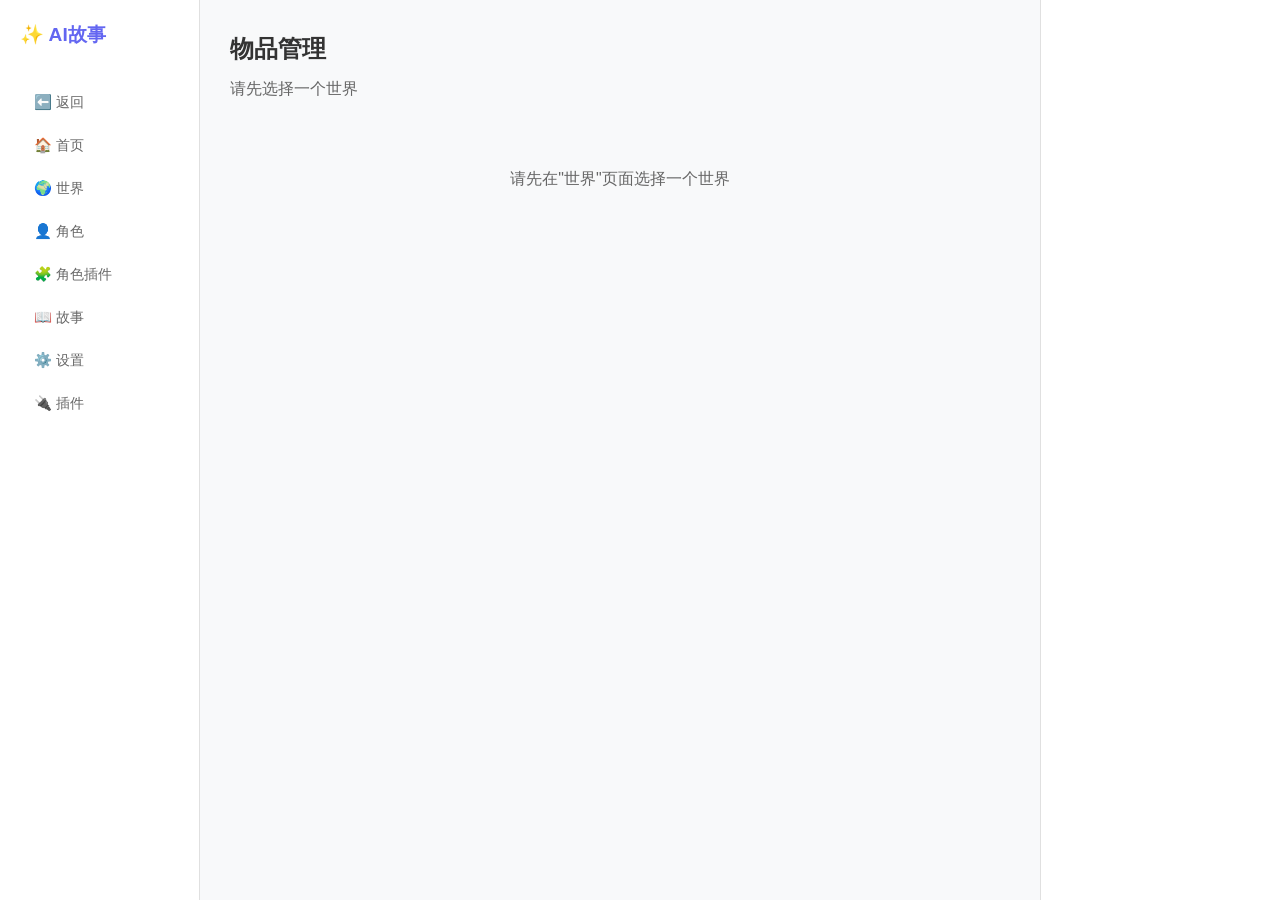
<file: 2.0/js/plugins/inventory/index.html>
<!DOCTYPE html>
<html lang="zh-CN">
<head>
    <meta charset="UTF-8">
    <meta name="viewport" content="width=device-width, initial-scale=1.0">
    <title>物品管理 - AI故事</title>
    <link rel="stylesheet" href="../../../css/main.css">
    <link rel="stylesheet" href="style.css">
</head>
<body>
    <div class="app">
        <div class="sidebar">
            <h1>✨ AI故事</h1>
            <nav>
                <button class="nav-btn" onclick="window.location.href='../../../index.html?page=plugins'">⬅️ 返回</button>
                <button class="nav-btn" onclick="window.location.href='../../../index.html'">🏠 首页</button>
                <button class="nav-btn" onclick="window.location.href='../../../index.html?page=worlds'">🌍 世界</button>
                <button class="nav-btn" onclick="window.location.href='../../../index.html?page=characters'">👤 角色</button>
                <button class="nav-btn" onclick="window.location.href='../character-editor/index.html'">🧩 角色插件</button>
                <button class="nav-btn" onclick="window.location.href='../../../index.html?page=story'">📖 故事</button>
                <button class="nav-btn" onclick="window.location.href='../../../index.html?page=settings'">⚙️ 设置</button>
                <button class="nav-btn" onclick="window.location.href='../../../index.html?page=plugins'">🔌 插件</button>
            </nav>
        </div>
        
        <div class="main" id="mainContent"></div>
        
        <div class="right">
            <div id="rightPanel"></div>
        </div>
    </div>
    
    <div class="modal" id="modal">
        <div class="modal-content">
            <div class="modal-header">
                <h3 id="modalTitle">标题</h3>
                <button class="modal-close" onclick="closeModal()">×</button>
            </div>
            <div id="modalBody"></div>
        </div>
    </div>

    <div class="mobile-nav" id="mobileNav"></div>

    <script src="../../plugin.js"></script>
    <script src="../../view.js"></script>
    
    <script src="index.js"></script>
    <script src="view.js"></script>
    
    <script src="../../ai.js"></script>
    <script src="../../data.js"></script>
    <script src="../../settings.js"></script>
    <script src="../../story.js"></script>
    <script>
        (function() {
            const mobileNavItems = [
                { page: 'plugins', icon: '🔌', label: '插件', url: '../../../index.html?page=plugins' },
                { page: 'home', icon: '🏠', label: '首页', url: '../../../index.html' },
                { page: 'inventory', icon: '🎒', label: '物品', url: '' },
                { page: 'task', icon: '📋', label: '任务', url: '../task/index.html' },
                { page: 'settings', icon: '⚙️', label: '设置', url: '../../../index.html?page=settings' }
            ];
            
            function init() {
                setupMobileNav();
                renderInventoryPage();
            }

            function setupMobileNav() {
                const mobileNav = document.getElementById('mobileNav');
                if (!mobileNav) return;
                
                mobileNav.innerHTML = mobileNavItems.map(item => `
                    <button class="mobile-nav-btn ${item.url === '' ? 'active' : ''}" data-url="${item.url}">
                        <span class="icon">${item.icon}</span>
                        <span class="label">${item.label}</span>
                    </button>
                `).join('');
                
                mobileNav.querySelectorAll('.mobile-nav-btn').forEach(btn => {
                    btn.addEventListener('click', () => {
                        const url = btn.dataset.url;
                        if (url) {
                            window.location.href = url;
                        }
                    });
                });
            }

            function renderInventoryPage() {
                const world = Data.getCurrentWorld();
                const main = document.getElementById('mainContent');
                
                if (!world) {
                    main.innerHTML = `<h2>物品管理</h2><p class="desc">请先选择一个世界</p><div class="empty">请先在"世界"页面选择一个世界</div>`;
                    return;
                }
                
                const chars = Data.getCharacters(world.id);
                
                if (chars.length === 0) {
                    main.innerHTML = `<h2>物品管理</h2><p class="desc">当前世界：${world.name}</p><div class="empty">暂无角色，请先添加角色</div>`;
                    return;
                }
                
                // 默认显示第一个角色的物品
                const firstChar = chars[0];
                const inventoryHtml = View.render('inventory.main', world.id, firstChar.id);
                
                main.innerHTML = `
                    <h2>物品管理</h2>
                    <p class="desc">当前世界：${world.name}</p>
                    
                    <div style="margin-bottom: 20px;">
                        <label>选择角色：</label>
                        <select id="charSelect" onchange="changeCharacter(this.value)">
                            ${chars.map(c => `<option value="${c.id}" ${c.id === firstChar.id ? 'selected' : ''}>${c.name}</option>`).join('')}
                        </select>
                    </div>
                    
                    <div id="inventoryContent">
                        ${inventoryHtml}
                    </div>
                `;
            }

            window.changeCharacter = function(charId) {
                const world = Data.getCurrentWorld();
                if (!world) return;
                
                const inventoryHtml = View.render('inventory.main', world.id, charId);
                document.getElementById('inventoryContent').innerHTML = inventoryHtml;
            };

            window.closeModal = function() {
                document.getElementById('modal').classList.remove('active');
                // 重新渲染页面以更新物品列表
                renderInventoryPage();
            };

            // 暴露必要的函数给ViewCallbacks
            window.ViewCallbacks = window.ViewCallbacks || {};
        window.ViewCallbacks.inventory = {
            showAdd(characterId) {
                const plugin = PluginSystem.get('inventory');
                const library = plugin?.getItemLibrary() || [];
                let html = '<div style="margin-bottom: 12px;">';
                html += '<button class="btn btn-secondary" onclick="ViewCallbacks.inventory.showAddForm(\'' + characterId + '\')" style="margin-right: 8px;">✏️ 自定义添加</button>';
                if (library.length > 0) {
                    html += '<button class="btn btn-secondary" onclick="ViewCallbacks.inventory.showLibraryPicker(\'' + characterId + '\')">📚 从物品库选择</button>';
                }
                html += '</div>';
                html += '<div id="addItemForm"></div>';
                document.getElementById('modalTitle').textContent = '添加物品';
                document.getElementById('modalBody').innerHTML = html;
                document.getElementById('modal').classList.add('active');
            },
            
            showAddForm(characterId) {
                document.getElementById('modalBody').innerHTML = View.render('inventory.add', characterId);
            },
            
            add(characterId) {
                const world = Data.getCurrentWorld();
                const name = document.getElementById('itemName').value;
                if (!name) return;
                
                let effects = {};
                try {
                    effects = JSON.parse(document.getElementById('itemEffects').value || '{}');
                } catch {}
                
                const plugin = PluginSystem.get('inventory');
                plugin?.addItem(world.id, characterId, {
                    name,
                    type: document.getElementById('itemType').value,
                    effects
                });
                
                closeModal();
            },
            
            use(worldId, characterId, itemId) {
                const plugin = PluginSystem.get('inventory');
                const result = plugin?.useItem(worldId, characterId, itemId);
                if (result) {
                    renderInventoryPage();
                }
            },
            
            showLibrary() {
                const html = View.render('inventory.library');
                document.getElementById('modalTitle').textContent = '物品库管理';
                document.getElementById('modalBody').innerHTML = html;
                document.getElementById('modal').classList.add('active');
            },
            
            importFromPreset() {
                if (!confirm('从预设导入将添加新的物品到物品库，不会覆盖已有物品。是否继续？')) return;
                
                const plugin = PluginSystem.get('inventory');
                plugin._initDefaultLibrary(true).then(() => {
                    alert('导入成功！');
                    this.showLibrary();
                });
            },
            
            showAddToLibrary() {
                document.getElementById('modalBody').innerHTML = View.render('inventory.addToLibrary');
            },
            
            addLibrary() {
                const name = document.getElementById('libItemName').value;
                if (!name) return;
                
                let effects = {};
                try {
                    effects = JSON.parse(document.getElementById('libItemEffects').value || '{}');
                } catch {}
                
                const plugin = PluginSystem.get('inventory');
                plugin?.addToLibrary({
                    name,
                    type: document.getElementById('libItemType').value,
                    description: document.getElementById('libItemDesc').value,
                    effects,
                    icon: document.getElementById('libItemIcon').value
                });
                
                this.showLibrary();
            },
            
            editLibraryItem(itemId) {
                document.getElementById('modalBody').innerHTML = View.render('inventory.editLibrary', itemId);
            },
            
            saveLibraryItem(itemId) {
                const name = document.getElementById('editLibItemName').value;
                if (!name) return;
                
                let effects = {};
                try {
                    effects = JSON.parse(document.getElementById('editLibItemEffects').value || '{}');
                } catch {}
                
                const plugin = PluginSystem.get('inventory');
                plugin?.updateLibraryItem(itemId, {
                    name,
                    type: document.getElementById('editLibItemType').value,
                    description: document.getElementById('editLibItemDesc').value,
                    effects,
                    icon: document.getElementById('editLibItemIcon').value
                });
                
                this.showLibrary();
            },
            
            deleteLibraryItem(itemId) {
                if (!confirm('确定删除该物品吗？')) return;
                
                const plugin = PluginSystem.get('inventory');
                plugin?.removeFromLibrary(itemId);
                
                this.showLibrary();
            },
            
            showLibraryPicker(characterId) {
                document.getElementById('modalTitle').textContent = '从物品库添加';
                document.getElementById('modalBody').innerHTML = View.render('inventory.libraryPicker', characterId);
                document.getElementById('modal').classList.add('active');
            },
            
            addFromLibrary(characterId, itemId) {
                const world = Data.getCurrentWorld();
                const plugin = PluginSystem.get('inventory');
                const library = plugin?.getItemLibrary() || [];
                const item = library.find(i => i.id === itemId);
                
                if (item) {
                    plugin?.addItem(world.id, characterId, item);
                    closeModal();
                }
            }
        };

            init();
        })();
    </script>
</body>
</html>
</file>
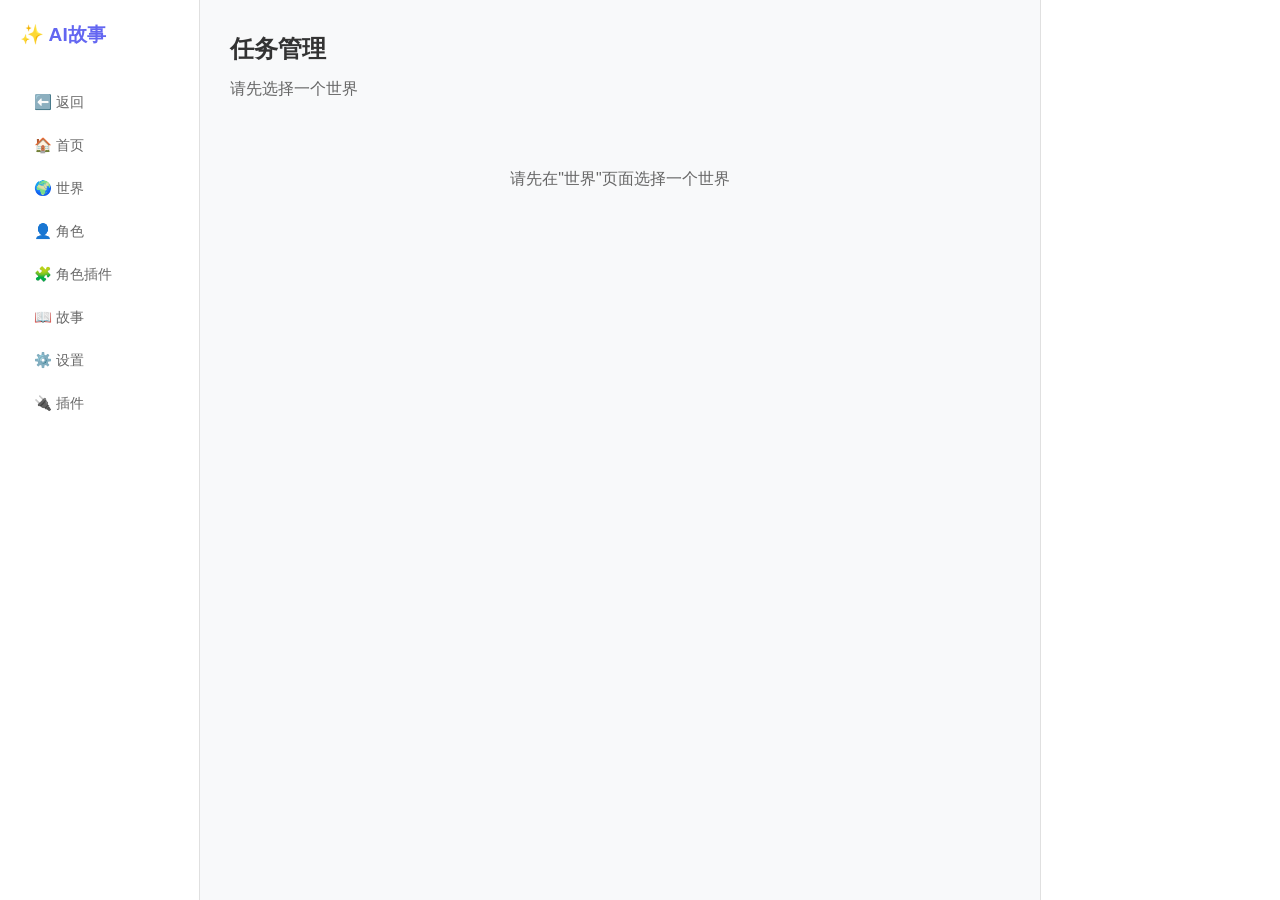
<file: 2.0/js/plugins/task/index.html>
<!DOCTYPE html>
<html lang="zh-CN">
<head>
    <meta charset="UTF-8">
    <meta name="viewport" content="width=device-width, initial-scale=1.0">
    <title>任务管理 - AI故事</title>
    <link rel="stylesheet" href="../../../css/main.css">
    <link rel="stylesheet" href="style.css">
</head>
<body>
    <div class="app">
        <div class="sidebar">
            <h1>✨ AI故事</h1>
            <nav>
                <button class="nav-btn" onclick="window.location.href='../../../index.html?page=plugins'">⬅️ 返回</button>
                <button class="nav-btn" onclick="window.location.href='../../../index.html'">🏠 首页</button>
                <button class="nav-btn" onclick="window.location.href='../../../index.html?page=worlds'">🌍 世界</button>
                <button class="nav-btn" onclick="window.location.href='../../../index.html?page=characters'">👤 角色</button>
                <button class="nav-btn" onclick="window.location.href='../character-editor/index.html'">🧩 角色插件</button>
                <button class="nav-btn" onclick="window.location.href='../../../index.html?page=story'">📖 故事</button>
                <button class="nav-btn" onclick="window.location.href='../../../index.html?page=settings'">⚙️ 设置</button>
                <button class="nav-btn" onclick="window.location.href='../../../index.html?page=plugins'">🔌 插件</button>
            </nav>
        </div>
        
        <div class="main" id="mainContent"></div>
        
        <div class="right">
            <div id="rightPanel"></div>
        </div>
    </div>
    
    <div class="modal" id="modal">
        <div class="modal-content">
            <div class="modal-header">
                <h3 id="modalTitle">标题</h3>
                <button class="modal-close" onclick="closeModal()">×</button>
            </div>
            <div id="modalBody"></div>
        </div>
    </div>

    <div class="mobile-nav" id="mobileNav"></div>

    <script src="../../plugin.js"></script>
    <script src="../../view.js"></script>
    
    <script src="index.js"></script>
    <script src="view.js"></script>
    
    <script src="../../ai.js"></script>
    <script src="../../data.js"></script>
    <script src="../../settings.js"></script>
    <script src="../../story.js"></script>
    <script>
        (function() {
            const mobileNavItems = [
                { page: 'plugins', icon: '🔌', label: '插件', url: '../../../index.html?page=plugins' },
                { page: 'home', icon: '🏠', label: '首页', url: '../../../index.html' },
                { page: 'inventory', icon: '🎒', label: '物品', url: '../inventory/index.html' },
                { page: 'task', icon: '📋', label: '任务', url: '' },
                { page: 'settings', icon: '⚙️', label: '设置', url: '../../../index.html?page=settings' }
            ];
            
            function init() {
                setupMobileNav();
                renderTaskPage();
            }

            function setupMobileNav() {
                const mobileNav = document.getElementById('mobileNav');
                if (!mobileNav) return;
                
                mobileNav.innerHTML = mobileNavItems.map(item => `
                    <button class="mobile-nav-btn ${item.url === '' ? 'active' : ''}" data-url="${item.url}">
                        <span class="icon">${item.icon}</span>
                        <span class="label">${item.label}</span>
                    </button>
                `).join('');
                
                mobileNav.querySelectorAll('.mobile-nav-btn').forEach(btn => {
                    btn.addEventListener('click', () => {
                        const url = btn.dataset.url;
                        if (url) {
                            window.location.href = url;
                        }
                    });
                });
            }

            function renderTaskPage() {
                const world = Data.getCurrentWorld();
                const main = document.getElementById('mainContent');
                
                if (!world) {
                    main.innerHTML = `<h2>任务管理</h2><p class="desc">请先选择一个世界</p><div class="empty">请先在"世界"页面选择一个世界</div>`;
                    return;
                }
                
                const tasksHtml = View.render('task.main', world.id);
                
                main.innerHTML = `
                    <h2>任务管理</h2>
                    <p class="desc">当前世界：${world.name}</p>
                    
                    <div id="taskContent">
                        ${tasksHtml}
                    </div>
                `;
            }

            window.closeModal = function() {
                document.getElementById('modal').classList.remove('active');
                // 重新渲染页面以更新任务列表
                renderTaskPage();
            };

            // 暴露必要的函数给ViewCallbacks
            window.ViewCallbacks = window.ViewCallbacks || {};
            window.ViewCallbacks.task = {
                showAdd() {
                    document.getElementById('modalTitle').textContent = '添加任务';
                    document.getElementById('modalBody').innerHTML = View.render('task.add');
                    document.getElementById('modal').classList.add('active');
                },
                
                add() {
                    const world = Data.getCurrentWorld();
                    const title = document.getElementById('taskTitle').value;
                    if (!title) return;
                    
                    const plugin = PluginSystem.get('task');
                    plugin?.addTask(world.id, {
                        title,
                        description: document.getElementById('taskDesc').value,
                        maxProgress: parseInt(document.getElementById('taskMax').value) || 1
                    });
                    
                    closeModal();
                }
            };

            init();
        })();
    </script>
</body>
</html>
</file>
<file: 2.0/css/main.css>
* { margin: 0; padding: 0; box-sizing: border-box; }
:root {
    --bg: #f8f9fa;
    --card: #ffffff;
    --border: #e0e0e0;
    --text: #333333;
    --text-dim: #666666;
    --accent: #6366f1;
    --accent-hover: #818cf8;
    --success: #22c55e;
    --danger: #ef4444;
}
body {
    font-family: -apple-system, BlinkMacSystemFont, 'PingFang SC', sans-serif;
    background: var(--bg);
    color: var(--text);
    min-height: 100vh;
    line-height: 1.6;
}
.app {
    display: grid;
    grid-template-columns: 200px 1fr 240px;
    min-height: 100vh;
}
.sidebar {
    background: var(--card);
    border-right: 1px solid var(--border);
    padding: 20px;
    display: flex;
    flex-direction: column;
}
.sidebar h1 { font-size: 1.2rem; margin-bottom: 30px; color: var(--accent); }
.nav-btn {
    display: flex;
    align-items: center;
    gap: 10px;
    padding: 12px 14px;
    background: transparent;
    border: none;
    border-radius: 8px;
    color: var(--text-dim);
    cursor: pointer;
    transition: all 0.2s;
    width: 100%;
    text-align: left;
    font-size: 0.9rem;
}
.nav-btn:hover, .nav-btn.active { background: var(--border); color: var(--text); }
.main { padding: 30px; overflow-y: auto; max-height: 100vh; }
.main h2 { font-size: 1.5rem; margin-bottom: 8px; }
.main .desc { color: var(--text-dim); margin-bottom: 24px; }
.right { background: var(--card); border-left: 1px solid var(--border); padding: 20px; }

.card { background: var(--card); border: 1px solid var(--border); border-radius: 12px; padding: 20px; margin-bottom: 16px; cursor: pointer; transition: all 0.2s; }
.card:hover { border-color: var(--accent); transform: translateY(-2px); }
.card .title { font-weight: 600; margin-bottom: 4px; }
.card .meta { font-size: 0.8rem; color: var(--text-dim); }

.char-tag {
    display: inline-block;
    padding: 8px 16px;
    background: var(--card);
    border: 1px solid var(--border);
    border-radius: 20px;
    cursor: pointer;
    transition: all 0.2s;
    font-size: 0.9rem;
}
.char-tag:hover {
    background: var(--accent);
    color: white;
    border-color: var(--accent);
}

.btn {
    background: var(--accent);
    color: white;
    border: none;
    padding: 10px 20px;
    border-radius: 8px;
    cursor: pointer;
    font-size: 0.9rem;
    transition: all 0.2s;
}
.btn:hover { background: var(--accent-hover); }
.btn-secondary { background: var(--border); }

.form-group { margin-bottom: 16px; }
.form-group label { display: block; font-size: 0.85rem; color: var(--text-dim); margin-bottom: 6px; }
.form-group input, .form-group select, .form-group textarea {
    width: 100%;
    padding: 10px 12px;
    background: var(--bg);
    border: 1px solid var(--border);
    border-radius: 8px;
    color: var(--text);
    font-size: 0.9rem;
}
.form-group input:focus, .form-group select:focus, .form-group textarea:focus {
    outline: none;
    border-color: var(--accent);
}

.switch {
    position: relative;
    display: inline-block;
    width: 44px;
    height: 24px;
}
.switch input { opacity: 0; width: 0; height: 0; }
.slider {
    position: absolute;
    cursor: pointer;
    top: 0; left: 0; right: 0; bottom: 0;
    background: var(--border);
    transition: 0.3s;
    border-radius: 24px;
}
.slider:before {
    position: absolute;
    content: "";
    height: 18px;
    width: 18px;
    left: 3px;
    bottom: 3px;
    background: white;
    transition: 0.3s;
    border-radius: 50%;
}
input:checked + .slider { background: var(--accent); }
input:checked + .slider:before { transform: translateX(20px); }

.slider-row { display: flex; justify-content: space-between; align-items: center; padding: 10px 0; border-bottom: 1px solid var(--border); }
.slider-row:last-child { border-bottom: none; }

.modal {
    display: none;
    position: fixed;
    top: 0; left: 0; right: 0; bottom: 0;
    background: rgba(0,0,0,0.8);
    align-items: center;
    justify-content: center;
    z-index: 100;
}
.modal.active { display: flex; }
.modal-content {
    background: var(--card);
    border-radius: 16px;
    padding: 30px;
    max-width: 600px;
    width: 90%;
    max-height: 80vh;
    overflow-y: auto;
}
.modal-header { display: flex; justify-content: space-between; align-items: center; margin-bottom: 20px; }
.modal-close { background: none; border: none; color: var(--text-dim); font-size: 1.5rem; cursor: pointer; }

.story-reader {
    background: var(--card);
    border-radius: 12px;
    padding: 24px;
    max-height: 70vh;
    overflow-y: auto;
}
.story-reader .scene { margin-bottom: 24px; padding-bottom: 24px; border-bottom: 1px solid var(--border); }
.story-reader .scene:last-child { border-bottom: none; }
.story-reader .choices { display: flex; flex-direction: column; gap: 8px; margin-top: 16px; }
.story-reader .choice-btn {
    background: var(--border);
    border: none;
    padding: 12px 16px;
    border-radius: 8px;
    color: var(--text);
    cursor: pointer;
    text-align: left;
    transition: all 0.2s;
}
.story-reader .choice-btn:hover { background: var(--accent); }

.empty { text-align: center; padding: 40px; color: var(--text-dim); }

.char-mini {
    display: flex;
    align-items: center;
    gap: 10px;
    padding: 10px;
    background: var(--border);
    border-radius: 8px;
    margin-bottom: 8px;
}
.char-mini .avatar { width: 36px; height: 36px; background: var(--accent); border-radius: 8px; display: flex; align-items: center; justify-content: center; }
.char-mini .info { flex: 1; }
.char-mini .name { font-weight: 500; }
.char-mini .role { font-size: 0.75rem; color: var(--text-dim); }

.setting-section { margin-bottom: 24px; }
.setting-section h4 { font-size: 0.85rem; color: var(--text-dim); margin-bottom: 12px; text-transform: uppercase; letter-spacing: 0.05em; }

.range-wrap { display: flex; align-items: center; gap: 12px; }
.range-wrap input[type="range"] { flex: 1; }
.range-wrap .value { min-width: 30px; text-align: right; font-size: 0.85rem; color: var(--accent); }

.tab-nav { display: flex; gap: 8px; margin-bottom: 20px; border-bottom: 1px solid var(--border); padding-bottom: 12px; }
.tab-btn { background: none; border: none; color: var(--text-dim); padding: 8px 16px; cursor: pointer; border-radius: 6px; }
.tab-btn.active { background: var(--accent); color: white; }

.loading { text-align: center; padding: 40px; }
.spinner { width: 40px; height: 40px; border: 3px solid var(--border); border-top-color: var(--accent); border-radius: 50%; animation: spin 1s linear infinite; margin: 0 auto 16px; }
@keyframes spin { to { transform: rotate(360deg); } }

.mobile-nav { display: none; }

@media (max-width: 900px) {
    .app { grid-template-columns: 1fr; }
    .sidebar, .right { display: none; }
    .mobile-nav { 
        display: flex !important;
        position: fixed;
        bottom: 0;
        left: 0;
        right: 0;
        background: var(--card);
        border-top: 1px solid var(--border);
        padding: 4px 1px;
        padding-bottom: calc(4px + env(safe-area-inset-bottom, 0px));
        z-index: 1000;
        justify-content: space-around;
        align-items: center;
        box-shadow: 0 -2px 10px rgba(0,0,0,0.1);
    }
    .mobile-nav-btn {
        display: flex !important;
        flex-direction: column;
        align-items: center;
        justify-content: center;
        padding: 2px 1px;
        background: transparent;
        border: none;
        color: var(--text-dim);
        cursor: pointer;
        font-size: 0.45rem;
        gap: 0;
        flex: 1;
        max-width: 50px;
        border-radius: 3px;
        transition: all 0.2s;
    }
    .mobile-nav-btn .icon {
        font-size: 1rem;
        line-height: 1;
    }
    .mobile-nav-btn .label {
        font-size: 0.4rem;
        white-space: nowrap;
        overflow: hidden;
        text-overflow: ellipsis;
        max-width: 100%;
    }
    .mobile-nav-btn.active {
        color: var(--accent);
    }
    .mobile-nav-btn:active {
        transform: scale(0.95);
        background: var(--border);
    }
    .main {
        padding: 20px 16px;
        padding-bottom: 80px;
        max-height: none;
        overflow-y: visible;
    }
}
</file>
<file: 2.0/js/plugins/character-editor/style.css>
/* 角色插件样式 */
</file>
<file: 2.0/js/plugins/inventory/style.css>
.inventory-header {
    margin-bottom: 16px;
}

.item-card {
    display: flex;
    align-items: center;
    gap: 10px;
    padding: 10px;
    background: var(--border);
    border-radius: 8px;
    margin-bottom: 8px;
}
.item-icon {
    font-size: 1.5rem;
}
.item-info {
    flex: 1;
}
.item-name {
    font-weight: 500;
}
.item-desc {
    font-size: 0.75rem;
    color: var(--text-dim);
}
.item-effects {
    font-size: 0.7rem;
    color: var(--accent);
    margin-top: 2px;
}

.btn-sm {
    padding: 6px 10px;
    font-size: 0.75rem;
}
</file>
<file: 2.0/js/plugins/task/style.css>
.task-header {
    margin-bottom: 16px;
}

.task-section {
    margin-bottom: 16px;
}
.task-section h4 {
    font-size: 0.8rem;
    color: var(--text-dim);
    margin-bottom: 8px;
}

.task-card {
    padding: 12px;
    background: var(--border);
    border-radius: 8px;
    margin-bottom: 8px;
}
.task-header-row {
    display: flex;
    justify-content: space-between;
    margin-bottom: 6px;
}
.task-title {
    font-weight: 500;
}
.task-percent {
    color: var(--accent);
}
.task-progress-bar {
    height: 4px;
    background: var(--bg);
    border-radius: 2px;
}
.task-progress-fill {
    height: 100%;
    background: var(--accent);
    border-radius: 2px;
}
.task-count {
    font-size: 0.75rem;
    color: var(--text-dim);
    margin-top: 4px;
}

.task-card.completed {
    opacity: 0.7;
}
.task-card.completed .task-title::before {
    content: "✅ ";
}
</file>
